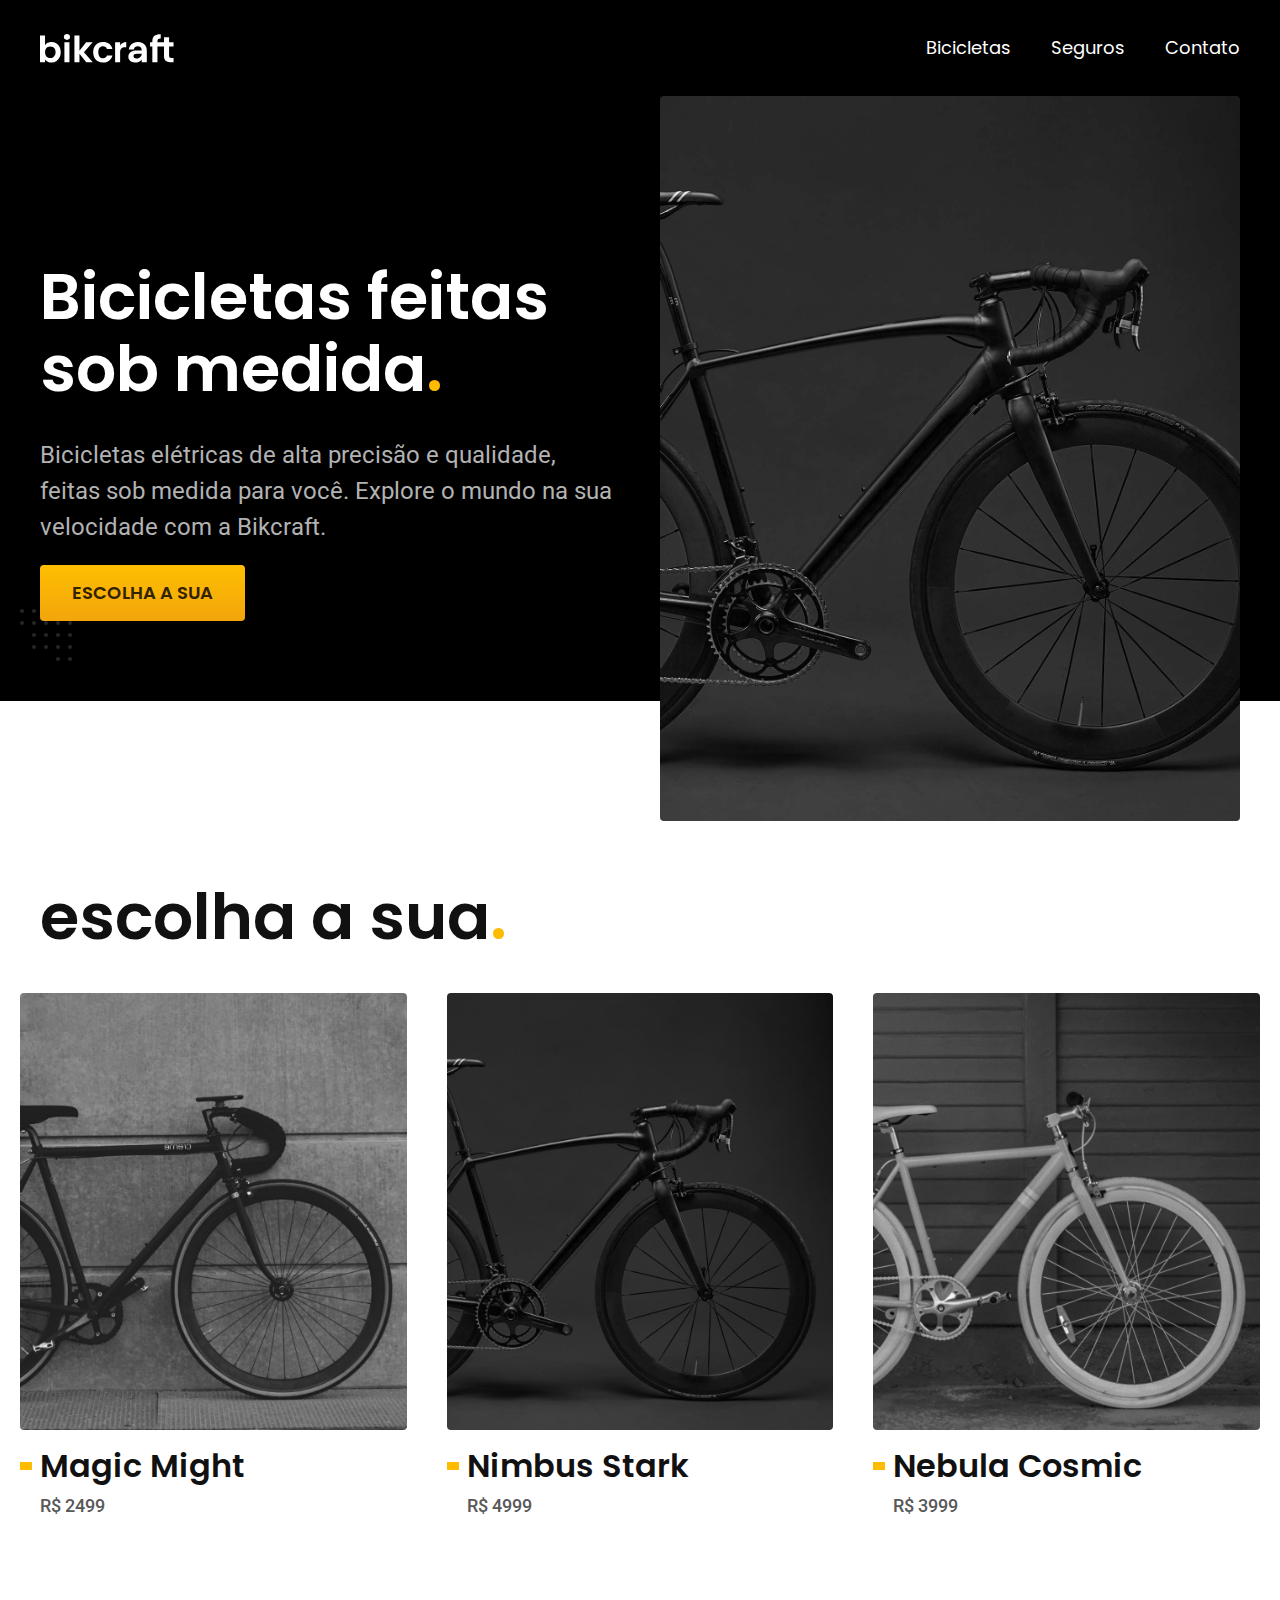
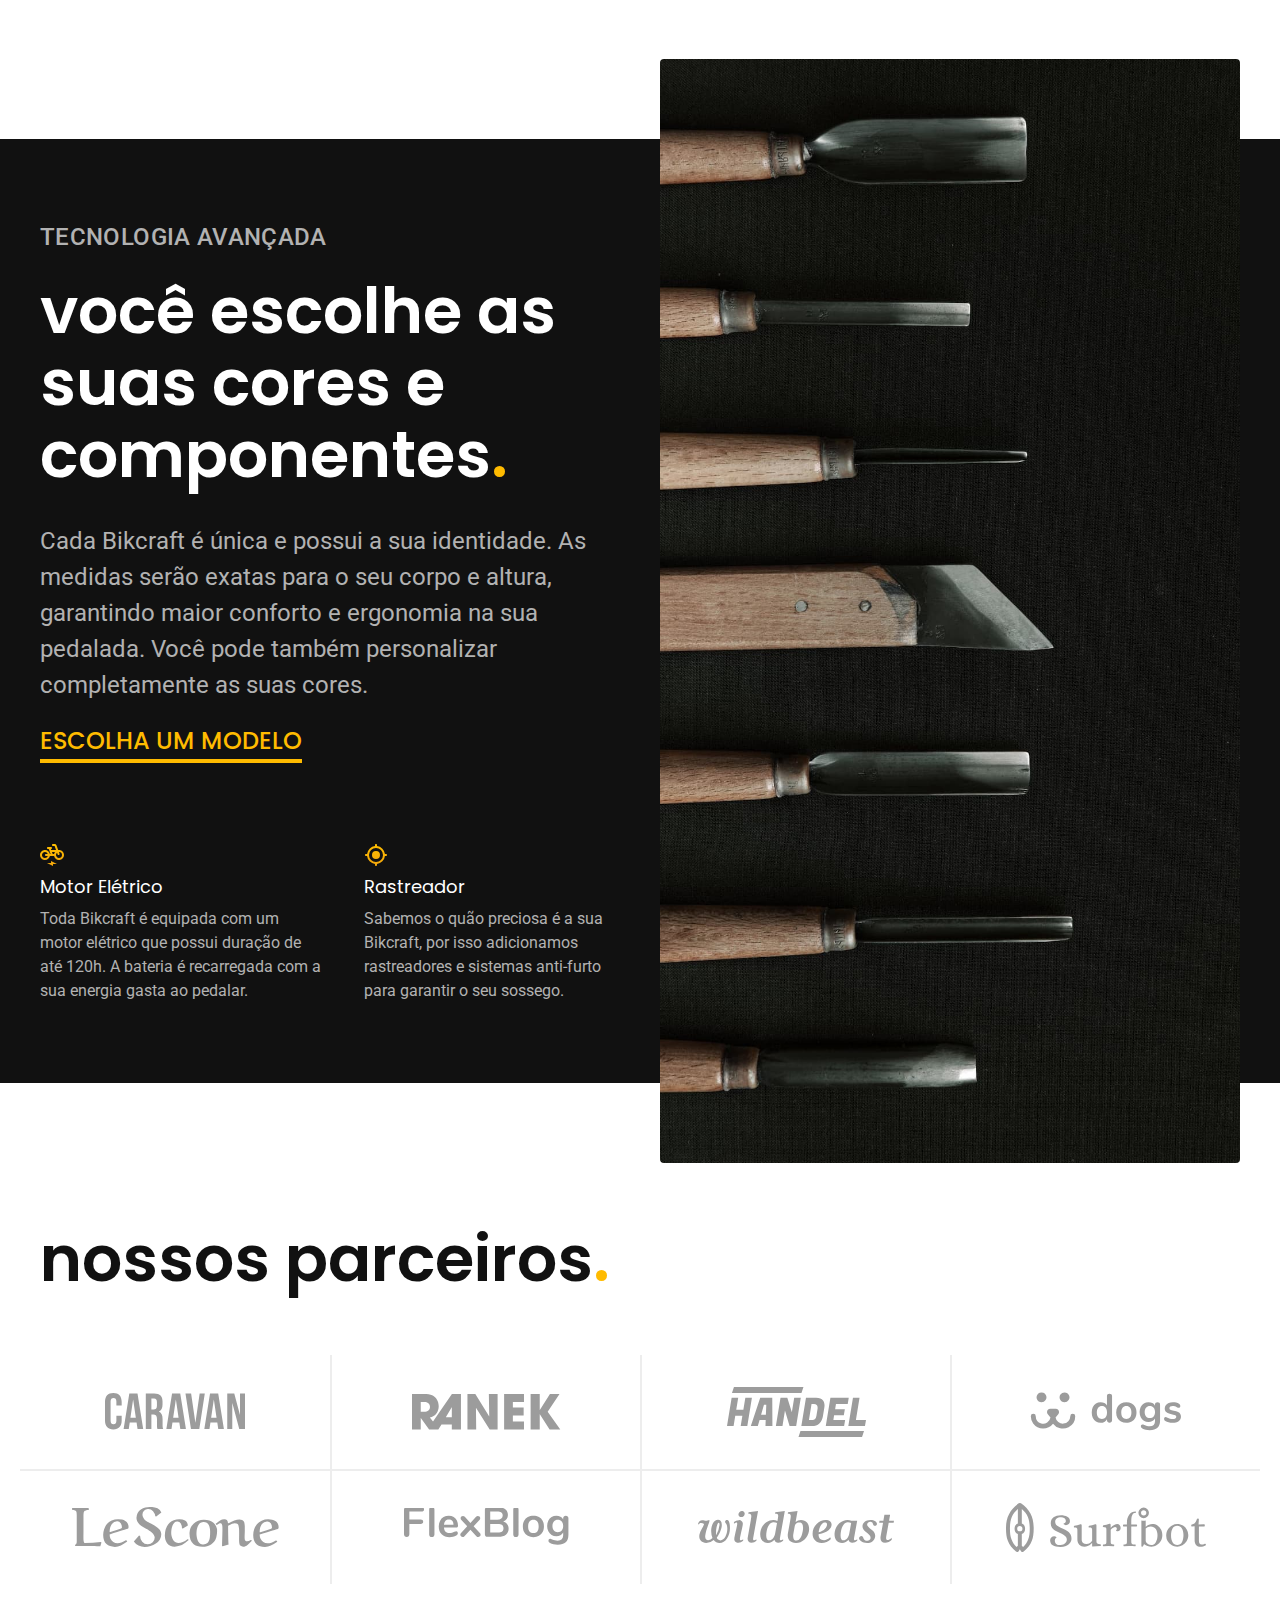
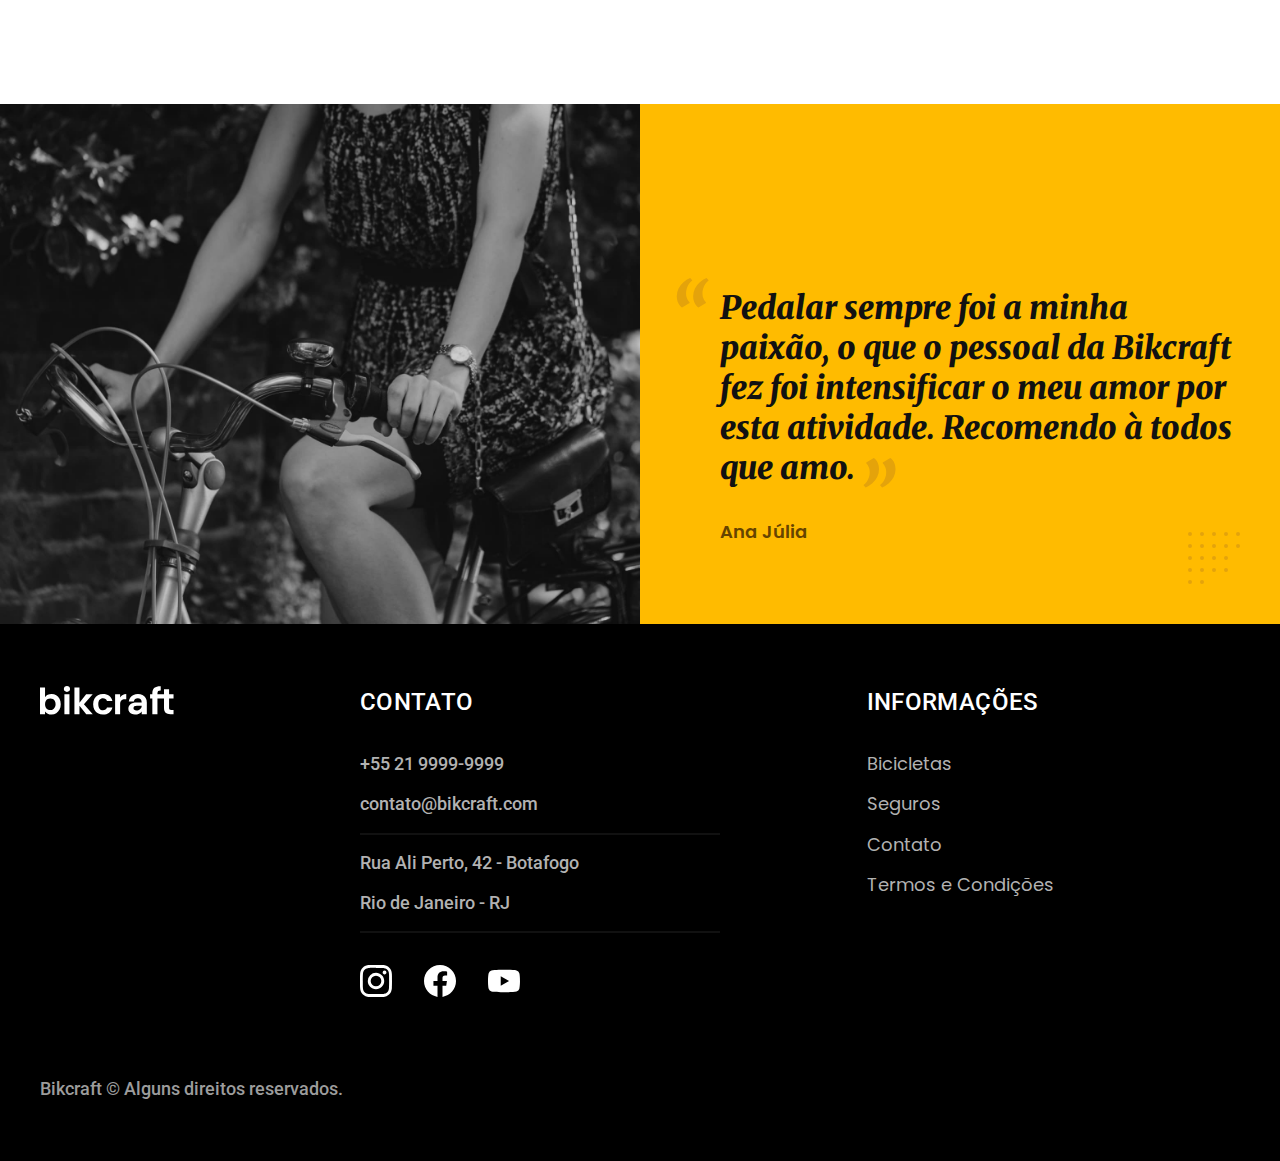
<file: index.html>
<!DOCTYPE html>
<html lang="pt-br">

<head>
  <meta charset="UTF-8">
  <meta name="viewport" content="width=device-width, initial-scale=1.0">

  <title>Bikcraft - Bicicletas Elétricas</title>
  <meta name="description" content="Bicicletas elétricas de alta precisão e qualidade,  feitas sob medida para o cliente. Explore o mundo na sua velocidade com a Bikcraft.">

  <link rel="icon" href="./favicon.svg" type="image/svg+xml">
  <link rel="preload" href="./css/style.min.css" as="style">
  <link rel="stylesheet" href="./css/style.min.css">
  <script>document.documentElement.classList.add('js');</script>

  <link rel="preconnect" href="https://fonts.googleapis.com">
  <link rel="preconnect" href="https://fonts.gstatic.com" crossorigin>
  <link href="https://fonts.googleapis.com/css2?family=Merriweather:ital,wght@1,900&family=Poppins:wght@400;600&family=Roboto:wght@400;500&display=swap" rel="stylesheet">

</head>

<body>
  <header class="header-bg">
    <div class="header container">
      <a href="./">
        <img src="./img/bikcraft.svg" width="136" height="32" alt="Bikcraft">
      </a>
      <nav aria-label="primaria">
        <ul class="header-menu font-1-m cor-0">
          <li><a href="./bicicletas.html">Bicicletas</a></li>
          <li><a href="./seguros.html">Seguros</a></li>
          <li><a href="./contato.html">Contato</a></li>
        </ul>
      </nav>
    </div>
  </header>

  <main class="introducao-bg">
    <div class="introducao container">
      <div class="introducao-conteudo">
        <h1 class="font-1-xxl cor-0 fadeInDown" data-anime="200">Bicicletas feitas sob medida<span class="cor-p1">.</span></h1>
        <p class="font-2-l cor-5 fadeInDown" data-anime="400">Bicicletas elétricas de alta precisão e qualidade, feitas sob medida para você. Explore o mundo na sua velocidade com a Bikcraft.</p>
        <a class="botao fadeInDown" data-anime="600" href="./bicicletas.html">Escolha a sua</a>
      </div>
      <picture data-anime="800" class="fadeInDown">
        <source media="(max-width: 800px)" srcset="./img/bicicletas/nimbus.jpg">
        <img src="./img/fotos/introducao.jpg" width="1280" height="1600" alt="Bicicleta elétrica preta.">
      </picture>
    </div>
  </main>

  <article class="bicicletas-lista">
    <h2 class="container font-1-xxl">escolha a sua<span class="cor-p1">.</span></h2>

    <ul>
      <li>
        <a href="./bicicletas/magic.html">
          <img src="/img/bicicletas/magic-home.jpg" width="920" height="1040" alt="Bicicleta preta">
          <h3 class="font-1-xl">Magic Might</h3>
          <span class="font-2-m cor-8">R$ 2499</span>
        </a>
      </li>
      <li>
        <a href="./bicicletas/nimbus.html">
          <img src="/img/bicicletas/nimbus-home.jpg" width="920" height="1040" alt="Bicicleta preta">
          <h3 class="font-1-xl">Nimbus Stark</h3>
          <span class="font-2-m cor-8">R$ 4999</span>
        </a>
      </li>
      <li>
        <a href="./bicicletas/nebula.html">
          <img src="/img/bicicletas/nebula-home.jpg" width="920" height="1040" alt="Bicicleta preta">
          <h3 class="font-1-xl">Nebula Cosmic</h3>
          <span class="font-2-m cor-8">R$ 3999</span>
        </a>
      </li>
    </ul>
  </article>

  <article class="tecnologia-bg">
    <div class="tecnologia container">
      <div class="tecnologia-conteudo">
        <span class="font-2-l-b cor-5">Tecnologia Avançada</span>
        <h2 class="font-1-xxl cor-0">você escolhe as suas cores e componentes<span class="cor-p1">.</span></h2>
        <p class="font-2-l cor-5">Cada Bikcraft é única e possui a sua identidade. As medidas serão exatas para o seu corpo e altura, garantindo maior conforto e ergonomia na sua pedalada. Você pode também personalizar completamente as suas cores.</p>
        <a class="link" href="./bicicletas.html">Escolha um modelo</a>
        <div class="tecnologia-vantagens">
          <div>
            <img src="./img/icones/eletrica.svg" width="24" height="24" alt="">
            <h3 class="font-1-m cor-0">Motor Elétrico</h3>
            <p class="font-2-s cor-5">Toda Bikcraft é equipada com um motor elétrico que possui duração de até 120h. A bateria é recarregada com a sua energia gasta ao pedalar.</p>
          </div>
          <div>
            <img src="./img/icones/rastreador.svg" width="24" height="24" alt="">
            <h3 class="font-1-m cor-0">Rastreador</h3>
            <p class="font-2-s cor-5">Sabemos o quão preciosa é a sua Bikcraft, por isso adicionamos rastreadores e sistemas anti-furto para garantir o seu sossego.</p>
          </div>
        </div>
      </div>
      <div class="tecnologia-imagem">
        <img src="./img/fotos/tecnologia.jpg" width="1200" height="1920" alt="">
      </div>
    </div>
  </article>

  <section class="parceiros" aria-label="Nossos Parceiros">
    <h2 class="container font-1-xxl">nossos parceiros<span class="cor-p1">.</span></h2>

    <ul>
      <li><img src="img/parceiros/caravan.svg" width="140" height="38" alt="caravan"></li>
      <li><img src="img/parceiros/ranek.svg" width="149" height="26" alt="ranek"></li>
      <li><img src="img/parceiros/handel.svg" width="139" height="50" alt="handel"></li>
      <li><img src="img/parceiros/dogs.svg" width="152" height="39" alt="dogs"></li>
      <li><img src="img/parceiros/lescone.svg" width="208" height="41" alt="lescone"></li>
      <li><img src="img/parceiros/flexblog.svg" width="165" height="38" alt="flexblog"></li>
      <li><img src="img/parceiros/wildbeast.svg" width="196" height="34" alt="wildbeast"></li>
      <li><img src="img/parceiros/surfbot.svg" width="200" height="49" alt="surfbot"></li>
    </ul>
    </span>
    </h2>
  </section>

  <section class="depoimento" aria-label="Depoimento">
    <div>
      <img src="../img/fotos/depoimento.jpg" width="1560" height="1360" alt="Pessoa pedalando uma bicicleta Bikcraft">
    </div>
    <div class="depoimento-conteudo">
      <blockquote class="font-1-xl" cor-p5>
        <p>Pedalar sempre foi a minha paixão, o que o pessoal da Bikcraft fez foi intensificar o meu amor por esta atividade. Recomendo à todos que amo.</p>
      </blockquote>
      <span class="font-1-m-b cor-p4">Ana Júlia</span>
    </div>
  </section>

  <footer class="footer-bg">
    <div class="footer container">
      <img src="./img/bikcraft.svg" width="136" height="32" alt="Bikcraft">
      <div class="footer-contato">
        <h3 class="font-2-l-b cor-0">Contato</h3>
        <ul class="font-2-m cor-5">
          <li><a href="tel:+552199999999">+55 21 9999-9999</a></li>
          <li><a href="mailto:contato@bikcraft.com">contato@bikcraft.com</a></li>
          <li>Rua Ali Perto, 42 - Botafogo</li>
          <li>Rio de Janeiro - RJ</li>
        </ul>
        <div class="footer-redes">
          <a href="./">
            <img src="./img/redes/instagram.svg" width="32" height="32" alt="Instagram">
          </a>
          <a href="./">
            <img src="./img/redes/facebook.svg" width="32" height="32" alt="Facebook">
          </a>
          <a href="./">
            <img src="./img/redes/youtube.svg" width="32" height="32" alt="Youtube">
          </a>
        </div>
      </div>
      <div class="footer-informacoes">
        <h3 class="font-2-l-b cor-0">Informações</h3>
        <nav>
          <ul class="font-1-m cor-5">
            <li><a href="./bicicletas.html">Bicicletas</a></li>
            <li><a href="./seguros.html">Seguros</a></li>
            <li><a href="./contato.html">Contato</a></li>
            <li><a href="./termos.html">Termos e Condições</a></li>
          </ul>
        </nav>
      </div>
      <p class="footer-copy font-2-m cor-6">Bikcraft © Alguns direitos reservados.</p>
    </div>
  </footer>
  <script src="./js/plugins/simple-anime.js"></script>
  <script src="./js/script.js"></script>
</body>

</html>
</file>
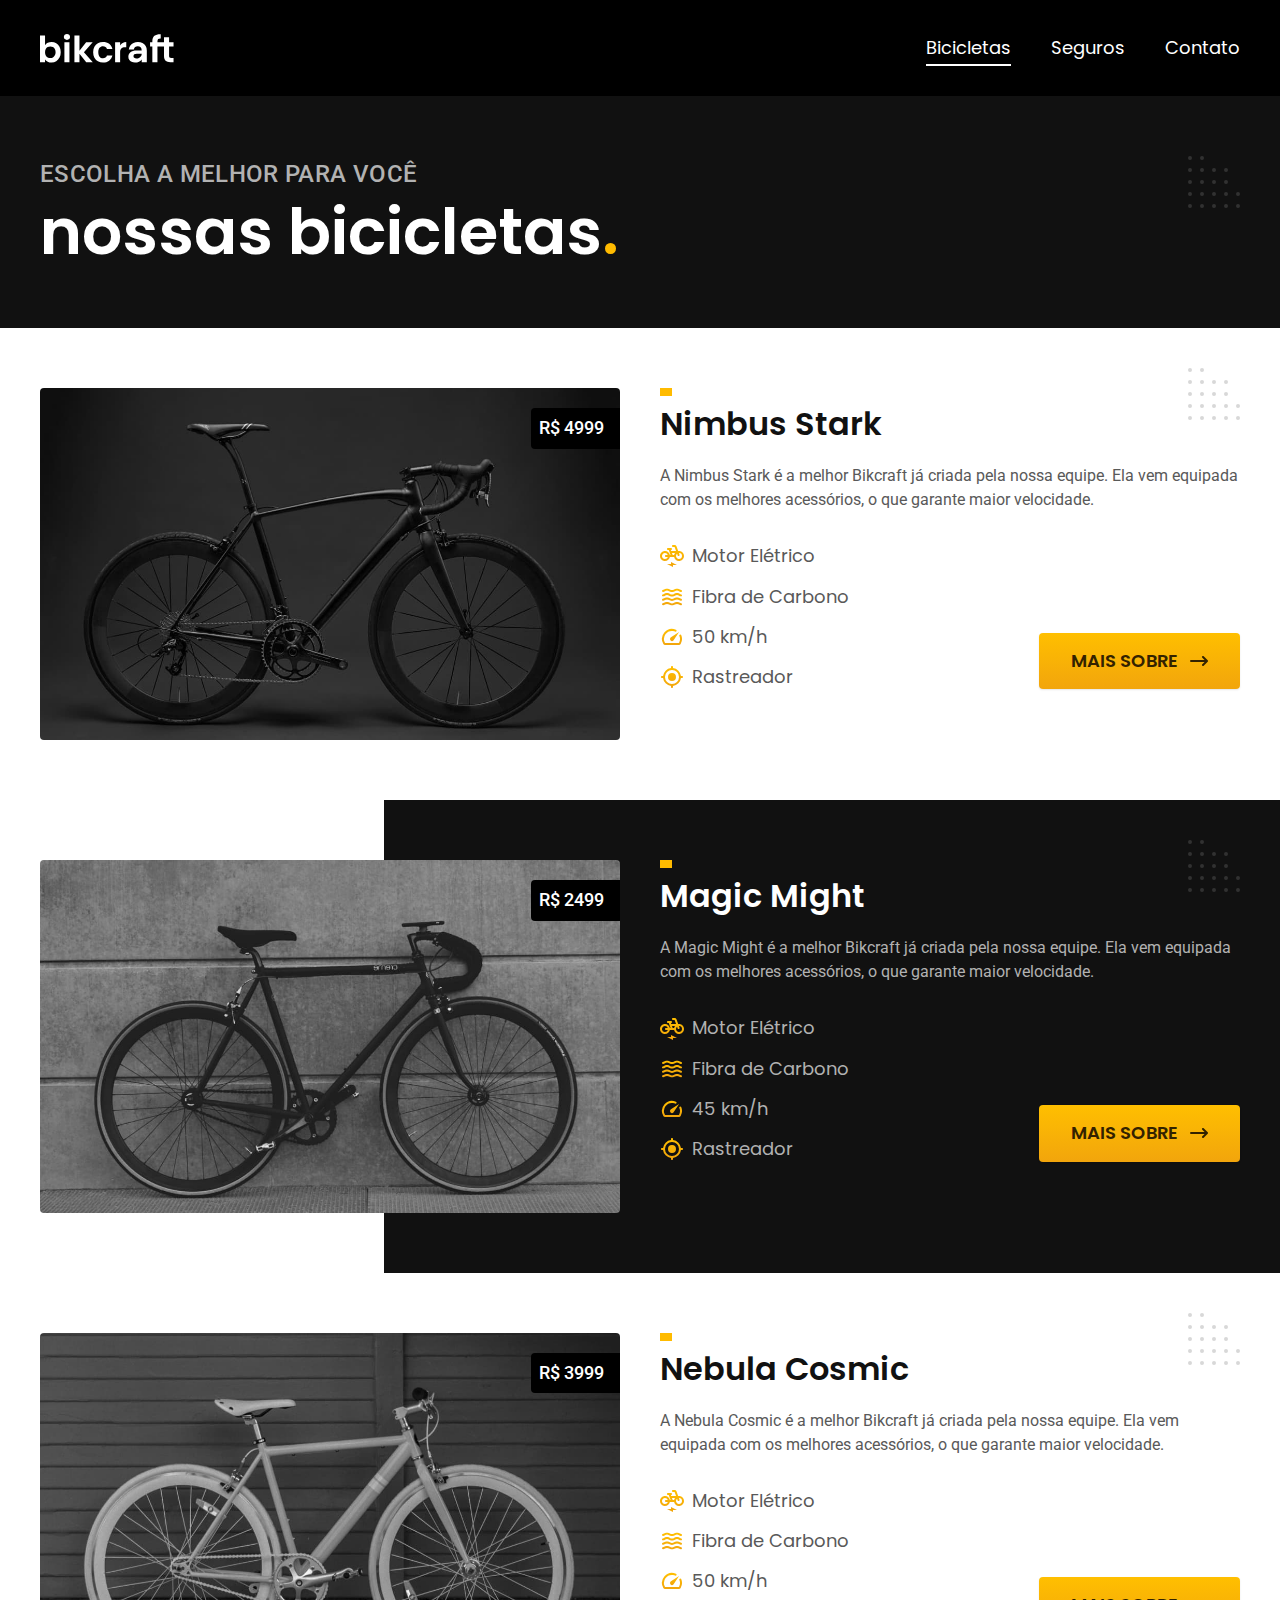
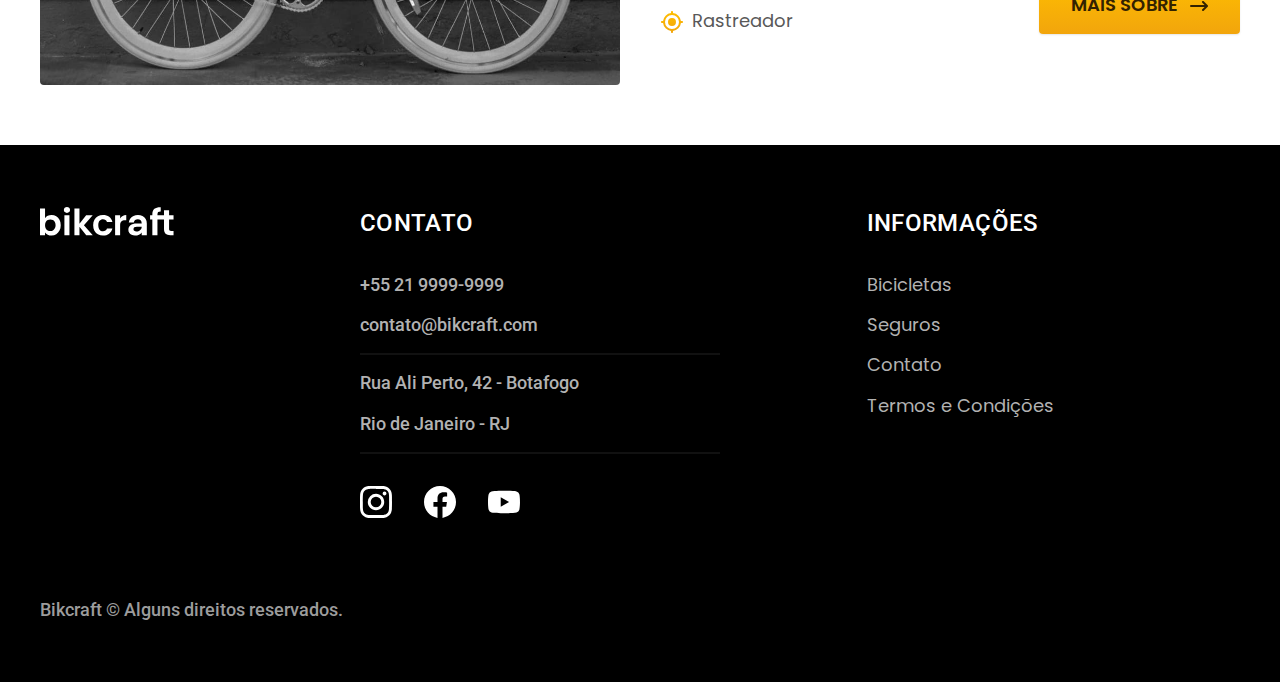
<file: bicicletas.html>
<!DOCTYPE html>
<html lang="pt-br">

<head>
  <meta charset="UTF-8">
  <meta name="viewport" content="width=device-width, initial-scale=1.0">

  <title>Bicicletas | Bikcraft</title>
  <meta name="description" content="Bicicletas.">

  <link rel="icon" href="./favicon.svg" type="image/svg+xml">
  <link rel="preload" href="./css/style.min.css" as="style">
  <link rel="stylesheet" href="./css/style.min.css">
  <script>document.documentElement.classList.add('js');</script>

  <link rel="preconnect" href="https://fonts.googleapis.com">
  <link rel="preconnect" href="https://fonts.gstatic.com" crossorigin>
  <link href="https://fonts.googleapis.com/css2?family=Merriweather:ital,wght@1,900&family=Poppins:wght@400;600&family=Roboto:wght@400;500&display=swap" rel="stylesheet">

</head>

<body id="bicicletas">
  <header class="header-bg">
    <div class="header container">
      <a href="./">
        <img src="./img/bikcraft.svg" alt="Bikcraft">
      </a>

      <nav aria-label="primaria">
        <ul class="header-menu font-1-m cor-0">
          <li><a href="./bicicletas.html">Bicicletas</a></li>
          <li><a href="./seguros.html">Seguros</a></li>
          <li><a href="./contato.html">Contato</a></li>
        </ul>
      </nav>
    </div>
  </header>

  <main>
    <div class="titulo-bg">
      <div class="titulo container">
        <p class="font-2-l-b cor-5">Escolha a melhor para você</p>
        <h1 class="font-1-xxl cor-0">nossas bicicletas<span class="cor-p1">.</span></h1>
      </div>
    </div>

    <div class="bicicletas container">
      <div class="bicicletas-imagem">
        <img src="./img/bicicletas/nimbus.jpg" width="1120" height="680" alt="Bicicleta preta">
        <span class="font-2-m cor-0">R$ 4999</span>
      </div>
      <div class="bicicletas-conteudo">
        <h2 class="font-1-xl">Nimbus Stark</h2>
        <p class="font-2-s cor-8">A Nimbus Stark é a melhor Bikcraft já criada pela nossa equipe. Ela vem equipada com os melhores acessórios, o que garante maior velocidade.</p>
        <ul class="font-1-m cor-8">
          <li>
            <img src="./img/icones/eletrica.svg" width="32" height="32" alt="">
            Motor Elétrico
          </li>
          <li>
            <img src="./img/icones/carbono.svg" width="32" height="32" alt="">
            Fibra de Carbono
          </li>
          <li>
            <img src="./img/icones/velocidade.svg" width="32" height="32" alt="">
            50 km/h
          </li>
          <li>
            <img src="./img/icones/rastreador.svg" width="32" height="32" alt="">
            Rastreador
          </li>
        </ul>
        <a class="botao seta" href="./bicicletas/nimbus.html">Mais Sobre</a>
      </div>
    </div>

    <div class="bicicletas-bg">
      <div class="bicicletas container">
        <div class="bicicletas-imagem">
          <img src="./img/bicicletas/magic.jpg" width="1120" height="680" alt="Bicicleta preta">
          <span class="font-2-m cor-0">R$ 2499</span>
        </div>
        <div class="bicicletas-conteudo">
          <h2 class="font-1-xl cor-0">Magic Might</h2>
          <p class="font-2-s cor-5">A Magic Might é a melhor Bikcraft já criada pela nossa equipe. Ela vem equipada com os melhores acessórios, o que garante maior velocidade.</p>
          <ul class="font-1-m cor-5">
            <li>
              <img src="./img/icones/eletrica.svg" width="32" height="32" alt="">
              Motor Elétrico
            </li>
            <li>
              <img src="./img/icones/carbono.svg" width="32" height="32" alt="">
              Fibra de Carbono
            </li>
            <li>
              <img src="./img/icones/velocidade.svg" width="32" height="32" alt="">
              45 km/h
            </li>
            <li>
              <img src="./img/icones/rastreador.svg" width="32" height="32" alt="">
              Rastreador
            </li>
          </ul>
          <a class="botao seta" href="./bicicletas/magic.html">Mais Sobre</a>
        </div>
      </div>
    </div>

    <div class="bicicletas container">
      <div class="bicicletas-imagem">
        <img src="./img/bicicletas/nebula.jpg" width="1120" height="680" alt="Bicicleta preta">
        <span class="font-2-m cor-0">R$ 3999</span>
      </div>
      <div class="bicicletas-conteudo">
        <h2 class="font-1-xl">Nebula Cosmic</h2>
        <p class="font-2-s cor-8">A Nebula Cosmic é a melhor Bikcraft já criada pela nossa equipe. Ela vem equipada com os melhores acessórios, o que garante maior velocidade.</p>
        <ul class="font-1-m cor-8">
          <li>
            <img src="./img/icones/eletrica.svg" width="32" height="32" alt="">
            Motor Elétrico
          </li>
          <li>
            <img src="./img/icones/carbono.svg" width="32" height="32" alt="">
            Fibra de Carbono
          </li>
          <li>
            <img src="./img/icones/velocidade.svg" width="32" height="32" alt="">
            50 km/h
          </li>
          <li>
            <img src="./img/icones/rastreador.svg" width="32" height="32" alt="">
            Rastreador
          </li>
        </ul>
        <a class="botao seta" href="./bicicletas/nebula.html">Mais Sobre</a>
      </div>
    </div>

  </main>

  <footer class="footer-bg">
    <div class="footer container">
      <img src="./img/bikcraft.svg" width="136" height="32" alt="Bikcraft">
      <div class="footer-contato">
        <h3 class="font-2-l-b cor-0">Contato</h3>
        <ul class="font-2-m cor-5">
          <li><a href="tel:+552199999999">+55 21 9999-9999</a></li>
          <li><a href="mailto:contato@bikcraft.com">contato@bikcraft.com</a></li>
          <li>Rua Ali Perto, 42 - Botafogo</li>
          <li>Rio de Janeiro - RJ</li>
        </ul>
        <div class="footer-redes">
          <a href="./">
            <img src="./img/redes/instagram.svg" width="32" height="32" alt="Instagram">
          </a>
          <a href="./">
            <img src="./img/redes/facebook.svg" width="32" height="32" alt="Facebook">
          </a>
          <a href="./">
            <img src="./img/redes/youtube.svg" width="32" height="32" alt="Youtube">
          </a>
        </div>
      </div>
      <div class="footer-informacoes">
        <h3 class="font-2-l-b cor-0">Informações</h3>
        <nav>
          <ul class="font-1-m cor-5">
            <li><a href="./bicicletas.html">Bicicletas</a></li>
            <li><a href="./seguros.html">Seguros</a></li>
            <li><a href="./contato.html">Contato</a></li>
            <li><a href="./termos.html">Termos e Condições</a></li>
          </ul>
        </nav>
      </div>
      <p class="footer-copy font-2-m cor-6">Bikcraft © Alguns direitos reservados.</p>
    </div>
  </footer>
  <script src="./js/script.js"></script>
</body>

</html>
</file>
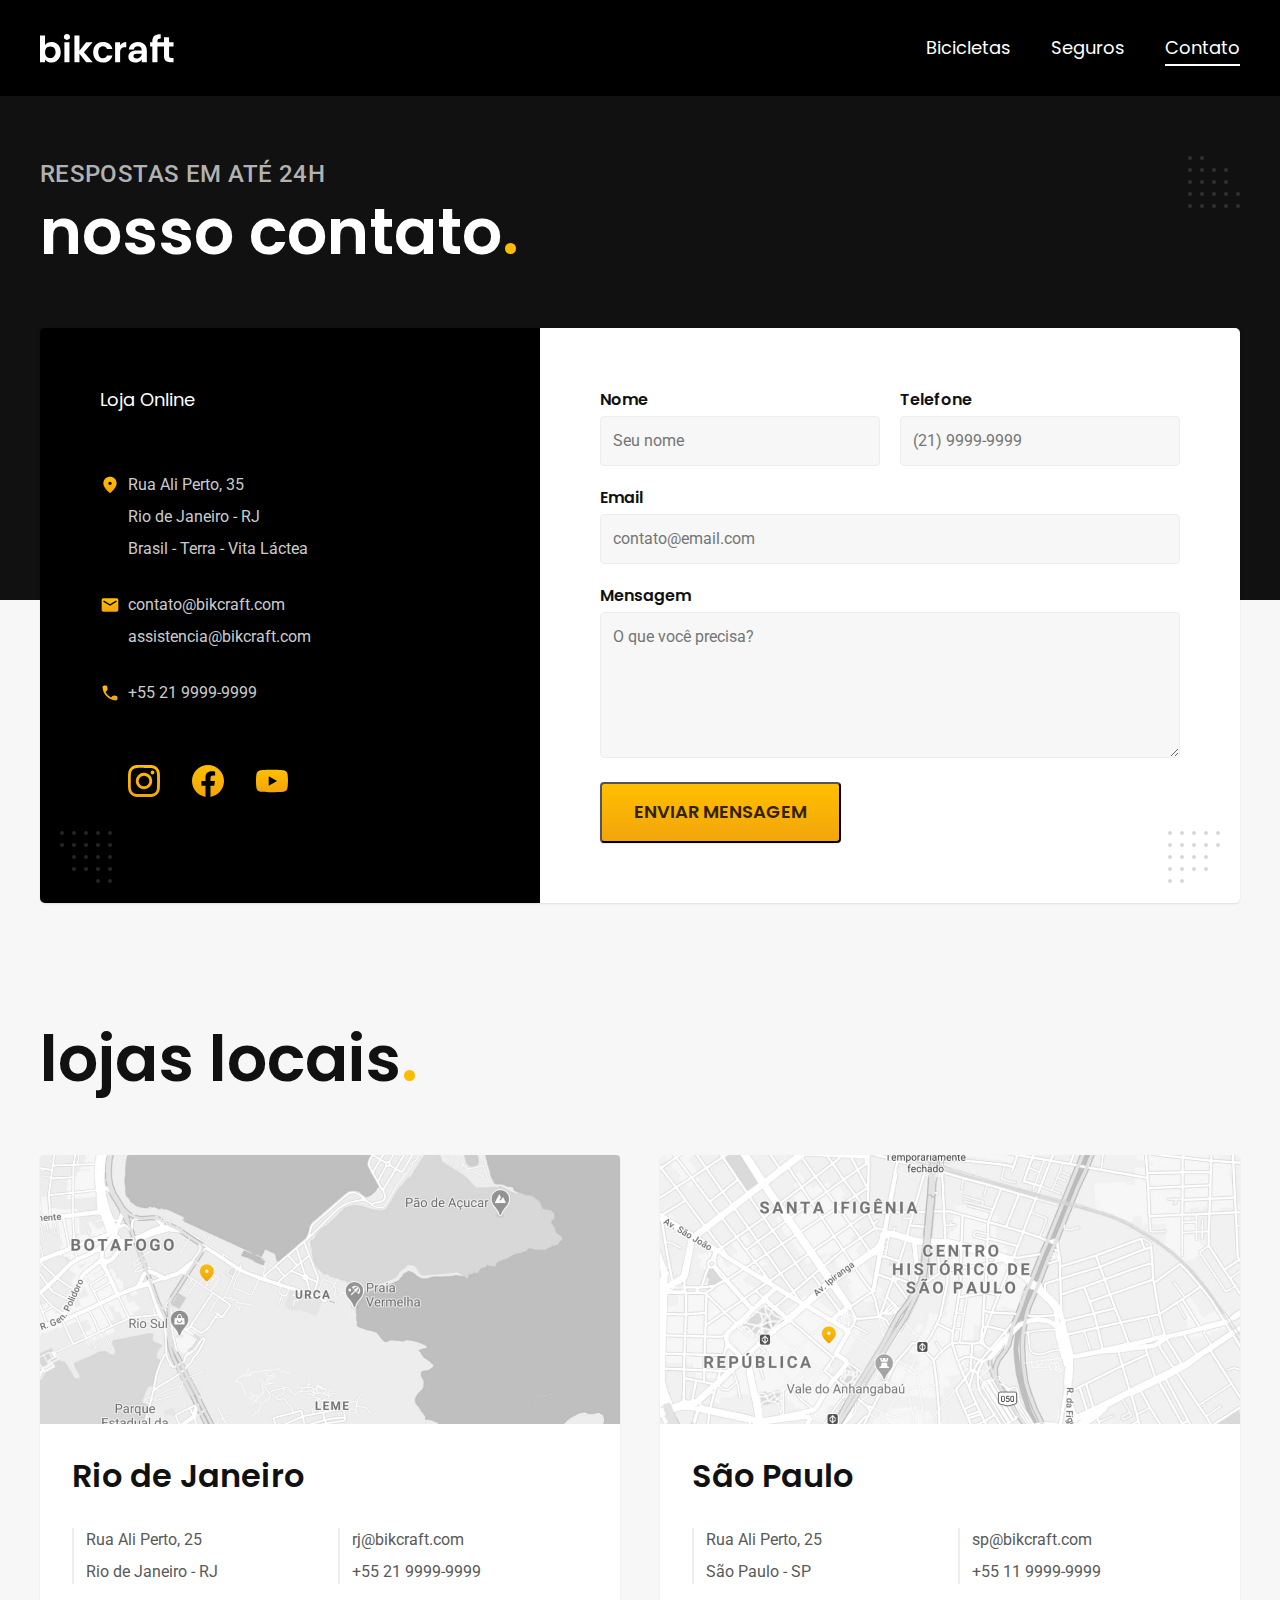
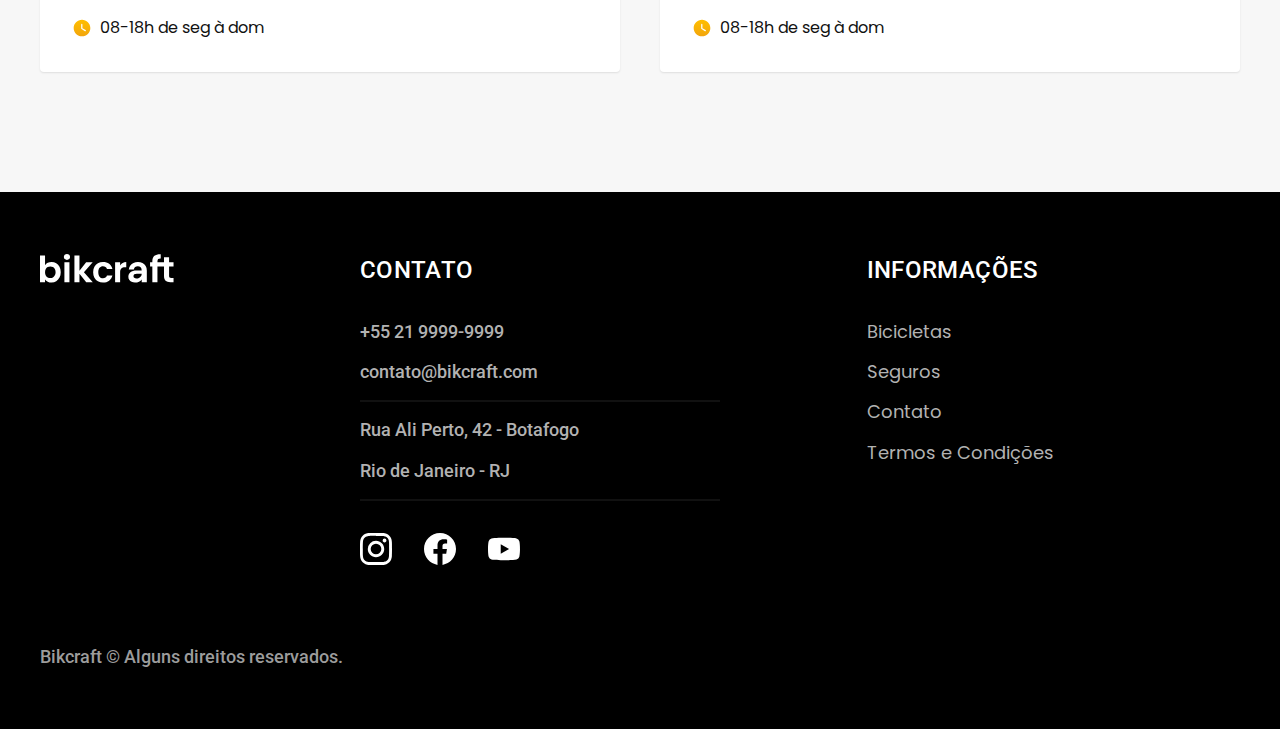
<file: contato.html>
<!DOCTYPE html>
<html lang="pt-br">

<head>
  <meta charset="UTF-8">
  <meta name="viewport" content="width=device-width, initial-scale=1.0">

  <title>Contato | Bikcraft</title>
  <meta name="description" content="Contato.">

  <link rel="icon" href="./favicon.svg" type="image/svg+xml">
  <link rel="preload" href="./css/style.min.css" as="style">
  <link rel="stylesheet" href="./css/style.min.css">
  <script>document.documentElement.classList.add('js');</script>

  <link rel="preconnect" href="https://fonts.googleapis.com">
  <link rel="preconnect" href="https://fonts.gstatic.com" crossorigin>
  <link href="https://fonts.googleapis.com/css2?family=Merriweather:ital,wght@1,900&family=Poppins:wght@400;600&family=Roboto:wght@400;500&display=swap" rel="stylesheet">

</head>

<body id="contato">
  <header class="header-bg">
    <div class="header container">
      <a href="./">
        <img src="./img/bikcraft.svg" width="136" height="32" alt="Bikcraft">
      </a>

      <nav aria-label="primaria">
        <ul class="header-menu font-1-m cor-0">
          <li><a href="./bicicletas.html">Bicicletas</a></li>
          <li><a href="./seguros.html">Seguros</a></li>
          <li><a href="./contato.html">Contato</a></li>
        </ul>
      </nav>
    </div>
  </header>

  <main>
    <div class="titulo-bg">
      <div class="titulo container">
        <p class="font-2-l-b cor-5">Respostas em até 24h</p>
        <h1 class="font-1-xxl cor-0">nosso contato<span class="cor-p1">.</span></h1>
      </div>
    </div>

    <div class="contato container">
      <section class="contato-dados" aria-label="Endereço">
        <h2 class="font-1-m cor-0">Loja Online</h2>
        <div class="contato-endereco font-2-s cor-4">
          <p>Rua Ali Perto, 35</p>
          <p>Rio de Janeiro - RJ</p>
          <p>Brasil - Terra - Vita Láctea</p>
        </div>
        <address class="contato-meios font-2-s cor-4">
          <a href="mailto:contato@bikcraft.com">contato@bikcraft.com</a>
          <a href="mailto:assistencia@bikcraft.com">assistencia@bikcraft.com</a>
          <a href="tel:+552199999999">+55 21 9999-9999</a>
        </address>
        <div class="contato-redes">
          <a href="./">
            <img src="./img/redes/instagram-p.svg" width="32" height="32" alt="Instagram">
          </a>
          <a href="./">
            <img src="./img/redes/facebook-p.svg" width="32" height="32" alt="Facebook">
          </a>
          <a href="./">
            <img src="./img/redes/youtube-p.svg" width="32" height="32" alt="Youtube">
          </a>
        </div>
      </section>
      <section class="contato-formulario" aria-label="Formulário">
        <form class="form" action="./contato.html">
          <div>
            <label for="nome">Nome</label>
            <input type="text" id="nome" name="nome" placeholder="Seu nome">
          </div>
          <div>
            <label for="telefone">Telefone</label>
            <input type="text" id="telefone" name="telefone" placeholder="(21) 9999-9999">
          </div>
          <div class="col-2">
            <label for="email">Email</label>
            <input type="email" id="email" name="email" placeholder="contato@email.com">
          </div>
          <div class="col-2">
            <label for="mensagem">Mensagem</label>
            <textarea rows="5" id="mensagem" name="mensagem" placeholder="O que você precisa?"></textarea>
          </div>
          <button class="botao col-2">Enviar Mensagem</button>
        </form>
      </section>
    </div>
  </main>

  <article class="lojas container">
    <h2 class="font-1-xxl">lojas locais<span class="cor-p1">.</span></h2>
    <div class="lojas-item">
      <img src="./img/lojas/rj.jpg" width="1120" height="520" alt="mapa marcando o endereço em Rua Ali Perto, 25 - Rio de Janeiro - RJ">
      <div class="lojas-conteudo">
        <h3 class="font-1-xl">Rio de Janeiro</h3>
        <div class="lojas-dados font-2-s cor-8">
          <p>Rua Ali Perto, 25</p>
          <p>Rio de Janeiro - RJ</p>
        </div>
        <div class="lojas-dados font-2-s cor-8">
          <a href="mailto:rj@bikcraft.com">rj@bikcraft.com</a>
          <a href="tel:+552199999999">+55 21 9999-9999</a>
        </div>
        <p class="lojas-tempo font-1-s"><img src="./img/icones/horario.svg" width="20" height="20" alt="">08-18h de seg à dom</p>
      </div>
    </div>

    <div class="lojas-item">
      <img src="./img/lojas/sp.jpg" width="1120" height="520" alt="mapa marcando o endereço em Rua Ali Perto, 25 - São Paulo - SP">
      <div class="lojas-conteudo">
        <h3 class="font-1-xl">São Paulo</h3>
        <div class="lojas-dados font-2-s cor-8">
          <p>Rua Ali Perto, 25</p>
          <p>São Paulo - SP</p>
        </div>
        <div class="lojas-dados font-2-s cor-8">
          <a href="mailto:sp@bikcraft.com">sp@bikcraft.com</a>
          <a href="tel:+551199999999">+55 11 9999-9999</a>
        </div>
        <p class="lojas-tempo font-1-s"><img src="./img/icones/horario.svg" width="20" height="20" alt="">08-18h de seg à dom</p>
      </div>
    </div>
  </article>

  <footer class="footer-bg">
    <div class="footer container">
      <img src="./img/bikcraft.svg" width="136" height="32" alt="Bikcraft">
      <div class="footer-contato">
        <h3 class="font-2-l-b cor-0">Contato</h3>
        <ul class="font-2-m cor-5">
          <li><a href="tel:+552199999999">+55 21 9999-9999</a></li>
          <li><a href="mailto:contato@bikcraft.com">contato@bikcraft.com</a></li>
          <li>Rua Ali Perto, 42 - Botafogo</li>
          <li>Rio de Janeiro - RJ</li>
        </ul>
        <div class="footer-redes">
          <a href="./">
            <img src="./img/redes/instagram.svg" width="32" height="32" alt="Instagram">
          </a>
          <a href="./">
            <img src="./img/redes/facebook.svg" width="32" height="32" alt="Facebook">
          </a>
          <a href="./">
            <img src="./img/redes/youtube.svg" width="32" height="32" alt="Youtube">
          </a>
        </div>
      </div>
      <div class="footer-informacoes">
        <h3 class="font-2-l-b cor-0">Informações</h3>
        <nav>
          <ul class="font-1-m cor-5">
            <li><a href="./bicicletas.html">Bicicletas</a></li>
            <li><a href="./seguros.html">Seguros</a></li>
            <li><a href="./contato.html">Contato</a></li>
            <li><a href="./termos.html">Termos e Condições</a></li>
          </ul>
        </nav>
      </div>
      <p class="footer-copy font-2-m cor-6">Bikcraft © Alguns direitos reservados.</p>
    </div>
  </footer>
  <script src="./js/script.js"></script>
</body>

</html>
</file>
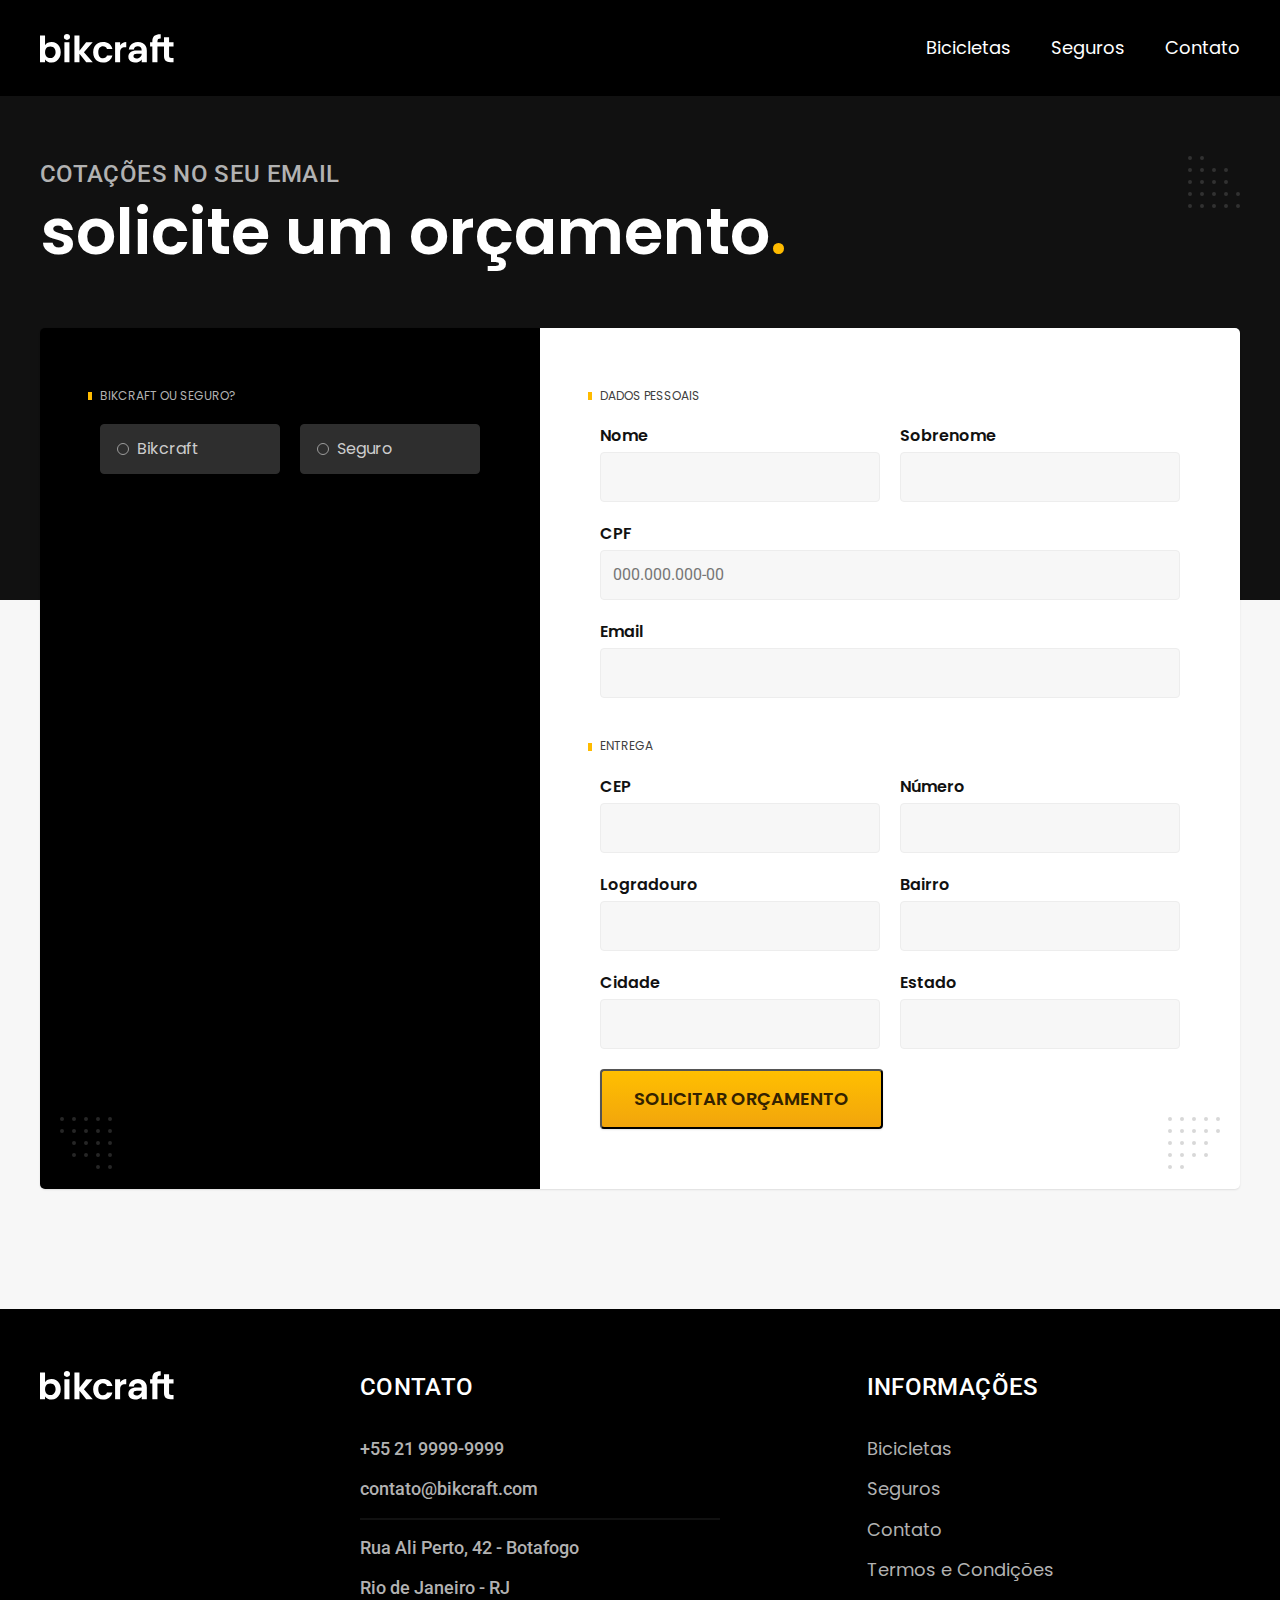
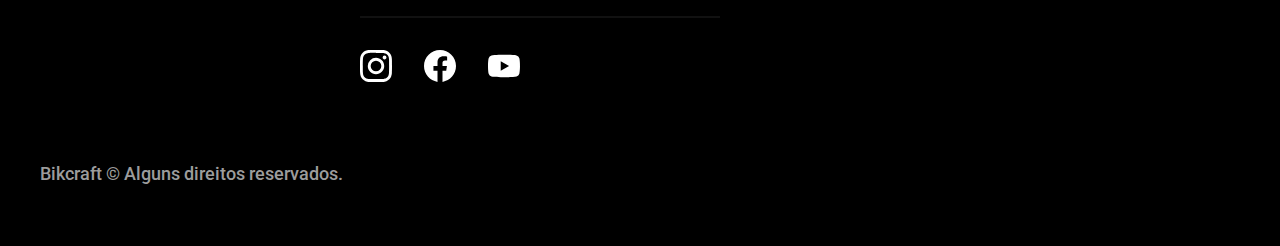
<file: orcamento.html>
<!DOCTYPE html>
<html lang="pt-br">

<head>
  <meta charset="UTF-8">
  <meta name="viewport" content="width=device-width, initial-scale=1.0">

  <title>Orçamento | Bikcraft</title>
  <meta name="description" content="Orçamento.">

  <link rel="icon" href="./favicon.svg" type="image/svg+xml">
  <link rel="preload" href="./css/style.min.css" as="style">
  <link rel="stylesheet" href="./css/style.min.css">
  <script>document.documentElement.classList.add('js');</script>

  <link rel="preconnect" href="https://fonts.googleapis.com">
  <link rel="preconnect" href="https://fonts.gstatic.com" crossorigin>
  <link href="https://fonts.googleapis.com/css2?family=Merriweather:ital,wght@1,900&family=Poppins:wght@400;600&family=Roboto:wght@400;500&display=swap" rel="stylesheet">

</head>

<body id="orcamento">
  <header class="header-bg">
    <div class="header container">
      <a href="./">
        <img src="./img/bikcraft.svg" width="136" height="32" alt="Bikcraft">
      </a>

      <nav aria-label="primaria">
        <ul class="header-menu font-1-m cor-0">
          <li><a href="./bicicletas.html">Bicicletas</a></li>
          <li><a href="./seguros.html">Seguros</a></li>
          <li><a href="./contato.html">Contato</a></li>
        </ul>
      </nav>
    </div>
  </header>

  <main>
    <div class="titulo-bg">
      <div class="titulo container">
        <p class="font-2-l-b cor-5">Cotações no seu email</p>
        <h1 class="font-1-xxl cor-0">solicite um orçamento<span class="cor-p1">.</span></h1>
      </div>
    </div>

    <form class="orcamento container" action="./orcamento.html">
      <div class="orcamento-produto">
        <h2 class="font-1-xs cor-5">Bikcraft ou Seguro?</h2>

        <input type="radio" name="tipo" value="bikcraft" id="bikcraft">
        <label for="bikcraft">Bikcraft</label>

        <input type="radio" name="tipo" value="seguro" id="seguro">
        <label for="seguro">Seguro</label>

        <div class="orcamento-conteudo" id="orcamento-bikcraft">
          <h2 class="font-1-xs cor-5">Escolha a sua</h2>

          <input type="radio" name="produto" value="nimbus" id="nimbus">
          <label for="nimbus">Nimbus Stark <span>R$ 4999</span></label>
          <div class="orcamento-detalhes">
            <ul class="font-1-xs cor-8">
              <li><img src="./img/icones/eletrica.svg" width="32" height="32" alt=""> Motor Elétrico</li>
              <li><img src="./img/icones/carbono.svg" width="32" height="32" alt=""> Fibra de Carbono</li>
              <li><img src="./img/icones/velocidade.svg" width="32" height="32" alt=""> 50 km/h</li>
              <li><img src="./img/icones/rastreador.svg" width="32" height="32" alt=""> Rastreador</li>
            </ul>
            <img src="./img/bicicletas/nimbus.jpg" width="1120" height="680" alt="Bicicleta preta">
          </div>

          <input type="radio" name="produto" value="magic" id="magic">
          <label for="magic">Magic Might <span>R$ 2499</span></label>
          <div class="orcamento-detalhes">
            <ul class="font-1-xs cor-8">
              <li><img src="./img/icones/eletrica.svg" width="32" height="32" alt=""> Motor Elétrico</li>
              <li><img src="./img/icones/carbono.svg" width="32" height="32" alt=""> Fibra de Carbono</li>
              <li><img src="./img/icones/velocidade.svg" width="32" height="32" alt=""> 45 km/h</li>
              <li><img src="./img/icones/rastreador.svg" width="32" height="32" alt=""> Rastreador</li>
            </ul>
            <img src="./img/bicicletas/magic.jpg" width="1120" height="680" alt="Bicicleta preta">
          </div>

          <input type="radio" name="produto" value="nebula" id="nebula">
          <label for="nebula">Nebula Cosmic <span>R$ 3999</span></label>
          <div class="orcamento-detalhes">
            <ul class="font-1-xs cor-8">
              <li><img src="./img/icones/eletrica.svg" width="32" height="32" alt=""> Motor Elétrico</li>
              <li><img src="./img/icones/carbono.svg" width="32" height="32" alt=""> Fibra de Carbono</li>
              <li><img src="./img/icones/velocidade.svg" width="32" height="32" alt=""> 40 km/h</li>
              <li><img src="./img/icones/rastreador.svg" width="32" height="32" alt=""> Rastreador</li>
            </ul>
            <img src="./img/bicicletas/nebula.jpg" width="1120" height="680" alt="Bicicleta branca">
          </div>

        </div>

        <div class="orcamento-conteudo" id="orcamento-seguro">
          <h2 class="font-1-xs cor-5">Escolha o plano</h2>

          <input type="radio" name="produto" value="prata" id="prata">
          <label for="prata">Prata <span>R$ 199</span></label>

          <input type="radio" name="produto" value="ouro" id="ouro">
          <label for="ouro">Ouro <span>R$ 299</span></label>
        </div>
      </div>
      <div class="orcamento-dados form">
        <h2 class="font-1-xs cor-9 col-2">dados pessoais</h2>
        <div>
          <label for="nome">Nome</label>
          <input type="text" id="nome" name="nome">
        </div>
        <div>
          <label for="sobrenome">Sobrenome</label>
          <input type="text" id="sobrenome" name="sobrenome">
        </div>
        <div class="col-2">
          <label for="cpf">CPF</label>
          <input type="text" id="cpf" name="cpf" placeholder="000.000.000-00">
        </div>
        <div class="col-2">
          <label for="email">Email</label>
          <input type="email" id="email" name="email">
        </div>
        <h2 class="font-1-xs cor-9 col-2">entrega</h2>
        <div>
          <label for="cep">CEP</label>
          <input type="text" id="cep" name="cep">
        </div>
        <div>
          <label for="numero">Número</label>
          <input type="text" id="numero" name="numero">
        </div>
        <div>
          <label for="logradouro">Logradouro</label>
          <input type="text" id="logradouro" name="logradouro">
        </div>
        <div>
          <label for="bairro">Bairro</label>
          <input type="text" id="bairro" name="bairro">
        </div>
        <div>
          <label for="cidade">Cidade</label>
          <input type="text" id="cidade" name="cidade">
        </div>
        <div>
          <label for="estado">Estado</label>
          <input type="text" id="estado" name="estado">
        </div>
        <button class="botao col-2">Solicitar Orçamento</button>
      </div>
    </form>
  </main>

  <footer class="footer-bg">
    <div class="footer container">
      <img src="./img/bikcraft.svg" width="136" height="32" alt="Bikcraft">
      <div class="footer-contato">
        <h3 class="font-2-l-b cor-0">Contato</h3>
        <ul class="font-2-m cor-5">
          <li><a href="tel:+552199999999">+55 21 9999-9999</a></li>
          <li><a href="mailto:contato@bikcraft.com">contato@bikcraft.com</a></li>
          <li>Rua Ali Perto, 42 - Botafogo</li>
          <li>Rio de Janeiro - RJ</li>
        </ul>
        <div class="footer-redes">
          <a href="./">
            <img src="./img/redes/instagram.svg" width="32" height="32" alt="Instagram">
          </a>
          <a href="./">
            <img src="./img/redes/facebook.svg" width="32" height="32" alt="Facebook">
          </a>
          <a href="./">
            <img src="./img/redes/youtube.svg" width="32" height="32" alt="Youtube">
          </a>
        </div>
      </div>
      <div class="footer-informacoes">
        <h3 class="font-2-l-b cor-0">Informações</h3>
        <nav>
          <ul class="font-1-m cor-5">
            <li><a href="./bicicletas.html">Bicicletas</a></li>
            <li><a href="./seguros.html">Seguros</a></li>
            <li><a href="./contato.html">Contato</a></li>
            <li><a href="./termos.html">Termos e Condições</a></li>
          </ul>
        </nav>
      </div>
      <p class="footer-copy font-2-m cor-6">Bikcraft © Alguns direitos reservados.</p>
    </div>
  </footer>
  <script src="./js/script.js"></script>
</body>

</html>
</file>
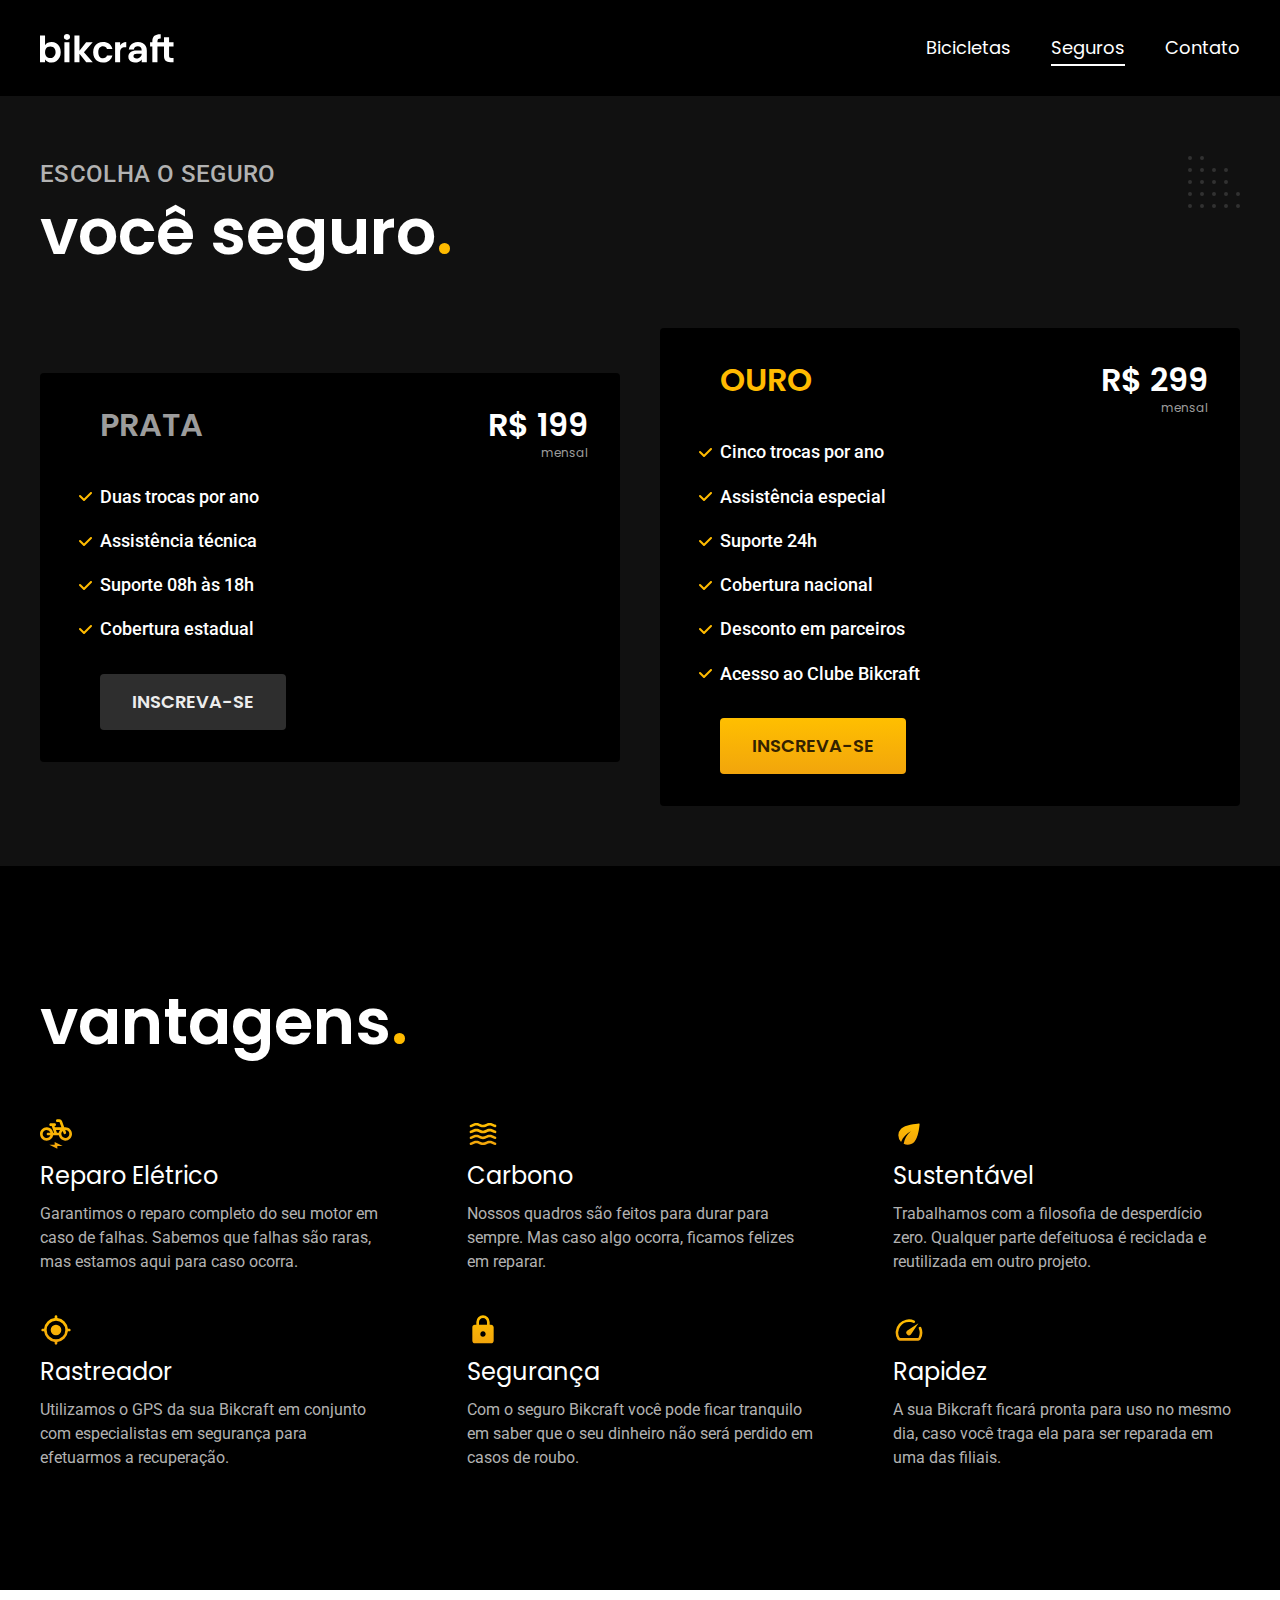
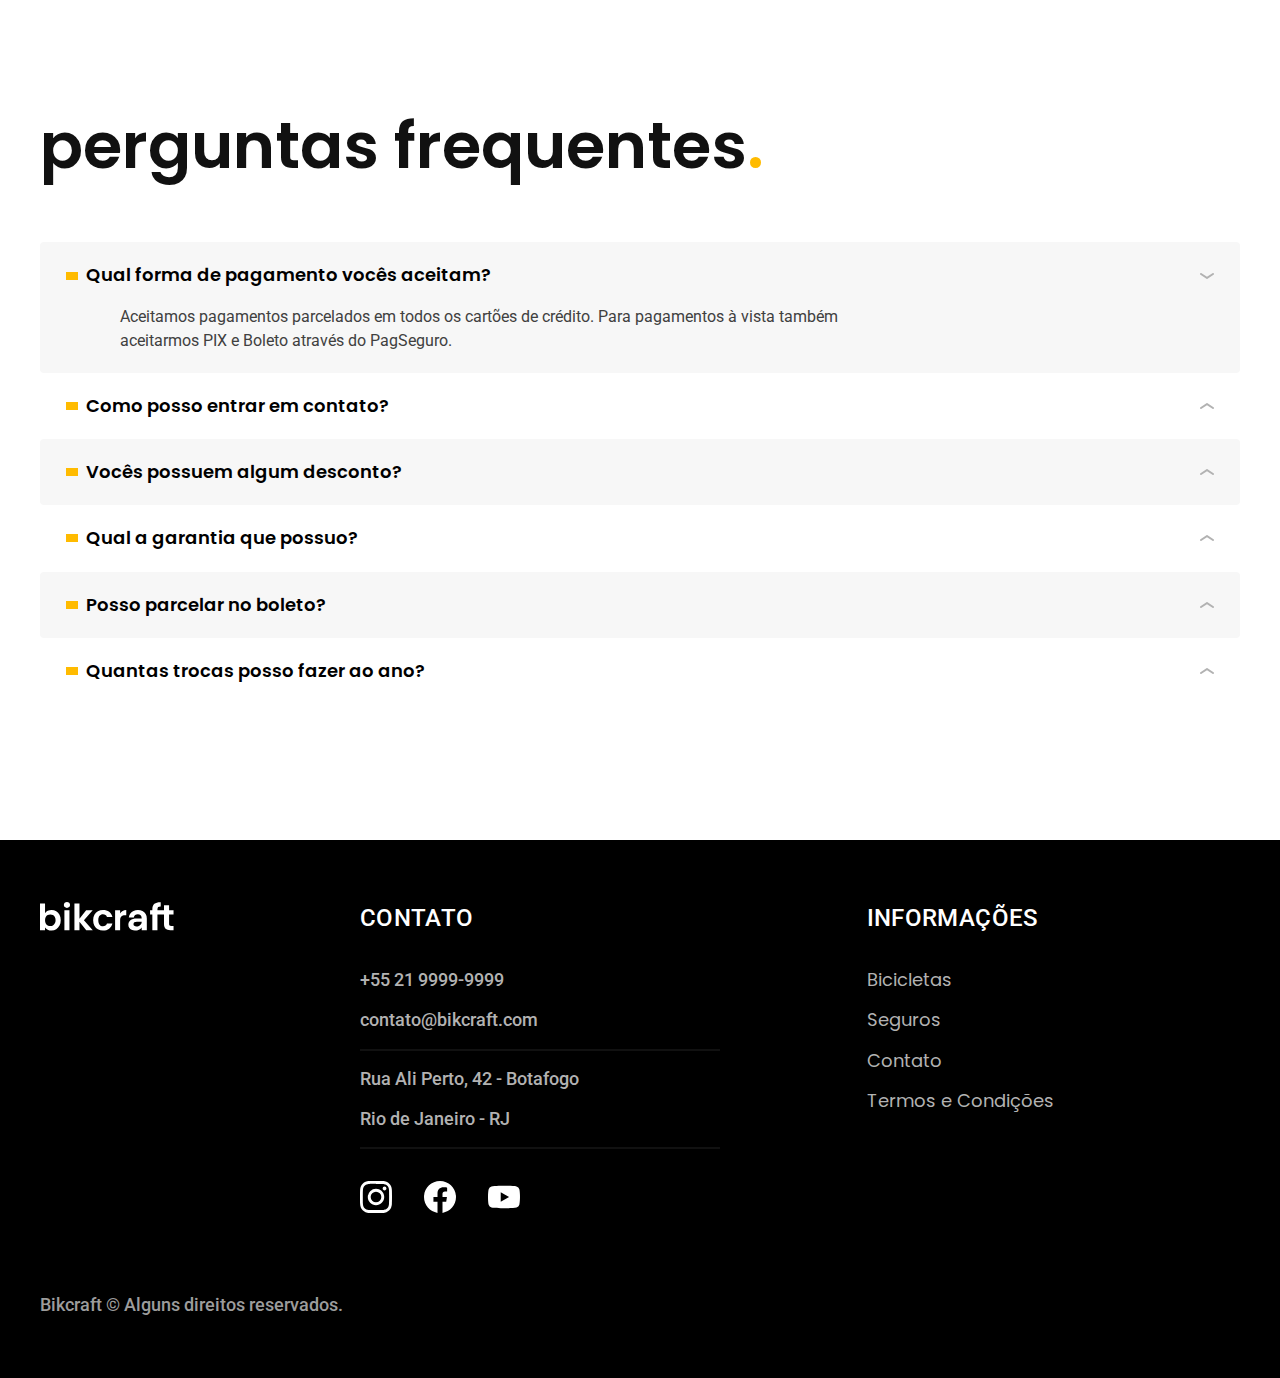
<file: seguros.html>
<!DOCTYPE html>
<html lang="pt-br">

<head>
  <meta charset="UTF-8">
  <meta name="viewport" content="width=device-width, initial-scale=1.0">

  <title>Seguros | Bikcraft</title>
  <meta name="description" content="Seguros.">

  <link rel="icon" href="./favicon.svg" type="image/svg+xml">
  <link rel="preload" href="./css/style.min.css" as="style">
  <link rel="stylesheet" href="./css/style.min.css">
  <script>document.documentElement.classList.add('js');</script>

  <link rel="preconnect" href="https://fonts.googleapis.com">
  <link rel="preconnect" href="https://fonts.gstatic.com" crossorigin>
  <link href="https://fonts.googleapis.com/css2?family=Merriweather:ital,wght@1,900&family=Poppins:wght@400;600&family=Roboto:wght@400;500&display=swap" rel="stylesheet">

</head>

<body id="seguros">
  <header class="header-bg">
    <div class="header container">
      <a href="./">
        <img src="./img/bikcraft.svg" width="136" height="32" alt="Bikcraft">
      </a>

      <nav aria-label="primaria">
        <ul class="header-menu font-1-m cor-0">
          <li><a href="./bicicletas.html">Bicicletas</a></li>
          <li><a href="./seguros.html">Seguros</a></li>
          <li><a href="./contato.html">Contato</a></li>
        </ul>
      </nav>
    </div>
  </header>

  <main class="seguros-bg">
    <div class="titulo-bg">
      <div class="titulo container">
        <p class="font-2-l-b cor-5">Escolha o seguro</p>
        <h1 class="font-1-xxl cor-0">você seguro<span class="cor-p1">.</span></h1>
      </div>
    </div>

    <div class="seguros container">

      <div class="seguros-item fadeInLeft" data-anime="200">
        <h3 class="font-1-xl cor-6">PRATA</h3>
        <span class="font-1-xl cor-0">R$ 199 <span class="font-1-xs cor-6">mensal</span></span>
        <ul class="font-2-m cor-0">
          <li>Duas trocas por ano</li>
          <li>Assistência técnica</li>
          <li>Suporte 08h às 18h</li>
          <li>Cobertura estadual</li>
        </ul>
        <a class="botao secundario" href="./orcamento.html?tipo=seguro&produto=prata">Inscreva-se</a>
      </div>

      <div class="seguros-item fadeInRight" data-anime="400">
        <h3 class="font-1-xl cor-p1">OURO</h3>
        <span class="font-1-xl cor-0">R$ 299 <span class="font-1-xs cor-6">mensal</span></span>
        <ul class="font-2-m cor-0">
          <li>Cinco trocas por ano</li>
          <li>Assistência especial</li>
          <li>Suporte 24h</li>
          <li>Cobertura nacional</li>
          <li>Desconto em parceiros</li>
          <li>Acesso ao Clube Bikcraft</li>
        </ul>
        <a class="botao" href="./orcamento.html?tipo=seguro&produto=ouro">Inscreva-se</a>
      </div>
    </div>
  </main>

  <article class="vantagens-bg">
    <div class="vantagens container">
      <h2 class="font-1-xxl cor-0">vantagens<span class="cor-p1">.</span></h2>
      <ul>
        <li>
          <img src="./img/icones/eletrica.svg" width="32" height="32" alt="">
          <h3 class="font-1-l cor-0">Reparo Elétrico</h3>
          <p class="font-2-s cor-5">Garantimos o reparo completo do seu motor em caso de falhas. Sabemos que falhas são raras, mas estamos aqui para caso ocorra.</p>
        </li>
        <li>
          <img src="./img/icones/carbono.svg" width="32" height="32" alt="">
          <h3 class="font-1-l cor-0">Carbono</h3>
          <p class="font-2-s cor-5">Nossos quadros são feitos para durar para sempre. Mas caso algo ocorra, ficamos felizes em reparar.</p>
        </li>
        <li>
          <img src="./img/icones/sustentavel.svg" width="32" height="32" alt="">
          <h3 class="font-1-l cor-0">Sustentável</h3>
          <p class="font-2-s cor-5">Trabalhamos com a filosofia de desperdício zero. Qualquer parte defeituosa é reciclada e reutilizada em outro projeto.</p>
        </li>
        <li>
          <img src="./img/icones/rastreador.svg" width="32" height="32" alt="">
          <h3 class="font-1-l cor-0">Rastreador</h3>
          <p class="font-2-s cor-5">Utilizamos o GPS da sua Bikcraft em conjunto com especialistas em segurança para efetuarmos a recuperação.</p>
        </li>
        <li>
          <img src="./img/icones/seguro.svg" width="32" height="32" alt="">
          <h3 class="font-1-l cor-0">Segurança</h3>
          <p class="font-2-s cor-5">Com o seguro Bikcraft você pode ficar tranquilo em saber que o seu dinheiro não será perdido em casos de roubo.</p>
        </li>
        <li>
          <img src="./img/icones/velocidade.svg" width="32" height="32" alt="">
          <h3 class="font-1-l cor-0">Rapidez</h3>
          <p class="font-2-s cor-5">A sua Bikcraft ficará pronta para uso no mesmo dia, caso você traga ela para ser reparada em uma das filiais.</p>
        </li>
      </ul>
    </div>
  </article>

  <article class="perguntas container">
    <h2 class="font-1-xxl">perguntas frequentes<span class="cor-p1">.</span></h2>

    <dl>
      <div>
        <dt><button class="font-1-m-b" aria-controls="pergunta1" aria-expanded="true">Qual forma de pagamento vocês aceitam?</button></dt>
        <dd id="pergunta1" class="font-2-s cor-9 ativa">Aceitamos pagamentos parcelados em todos os cartões de crédito. Para pagamentos à vista também aceitarmos PIX e Boleto através do PagSeguro.</dd>
      </div>
      <div>
        <dt><button class="font-1-m-b" aria-controls="pergunta2" aria-expanded="false">Como posso entrar em contato?</button></dt>
        <dd id="pergunta2" class="font-2-s cor-9">Aceitamos pagamentos parcelados em todos os cartões de crédito. Para pagamentos à vista também aceitarmos PIX e Boleto através do PagSeguro.</dd>
      </div>
      <div>
        <dt><button class="font-1-m-b" aria-controls="pergunta3" aria-expanded="false">Vocês possuem algum desconto?</button></dt>
        <dd id="pergunta3" class="font-2-s cor-9">Aceitamos pagamentos parcelados em todos os cartões de crédito. Para pagamentos à vista também aceitamos PIX e Boleto através do PagSeguro.</dd>
      </div>
      <div>
        <dt><button class="font-1-m-b" aria-controls="pergunta4" aria-expanded="false">Qual a garantia que possuo?</button></dt>
        <dd id="pergunta4" class="font-2-s cor-9">Aceitamos pagamentos parcelados em todos os cartões de crédito. Para pagamentos à vista também aceitarmos PIX e Boleto através do PagSeguro.</dd>
      </div>
      <div>
        <dt><button class="font-1-m-b" aria-controls="pergunta5" aria-expanded="false">Posso parcelar no boleto?</button></dt>
        <dd id="pergunta5" class="font-2-s cor-9">Aceitamos pagamentos parcelados em todos os cartões de crédito. Para pagamentos à vista também aceitarmos PIX e Boleto através do PagSeguro.</dd>
      </div>
      <div>
        <dt><button class="font-1-m-b" aria-controls="pergunta6" aria-expanded="false">Quantas trocas posso fazer ao ano?</button></dt>
        <dd id="pergunta6" class="font-2-s cor-9">Aceitamos pagamentos parcelados em todos os cartões de crédito. Para pagamentos à vista também aceitarmos PIX e Boleto através do PagSeguro.</dd>
      </div>
    </dl>
  </article>

  <footer class="footer-bg">
    <div class="footer container">
      <img src="./img/bikcraft.svg" width="136" height="32" alt="Bikcraft">
      <div class="footer-contato">
        <h3 class="font-2-l-b cor-0">Contato</h3>
        <ul class="font-2-m cor-5">
          <li><a href="tel:+552199999999">+55 21 9999-9999</a></li>
          <li><a href="mailto:contato@bikcraft.com">contato@bikcraft.com</a></li>
          <li>Rua Ali Perto, 42 - Botafogo</li>
          <li>Rio de Janeiro - RJ</li>
        </ul>
        <div class="footer-redes">
          <a href="./">
            <img src="./img/redes/instagram.svg" width="32" height="32" alt="Instagram">
          </a>
          <a href="./">
            <img src="./img/redes/facebook.svg" width="32" height="32" alt="Facebook">
          </a>
          <a href="./">
            <img src="./img/redes/youtube.svg" width="32" height="32" alt="Youtube">
          </a>
        </div>
      </div>
      <div class="footer-informacoes">
        <h3 class="font-2-l-b cor-0">Informações</h3>
        <nav>
          <ul class="font-1-m cor-5">
            <li><a href="./bicicletas.html">Bicicletas</a></li>
            <li><a href="./seguros.html">Seguros</a></li>
            <li><a href="./contato.html">Contato</a></li>
            <li><a href="./termos.html">Termos e Condições</a></li>
          </ul>
        </nav>
      </div>
      <p class="footer-copy font-2-m cor-6">Bikcraft © Alguns direitos reservados.</p>
    </div>
  </footer>
  <script src="./js/plugins/simple-anime.js"></script>
  <script src="./js/script.js"></script>
</body>

</html>
</file>
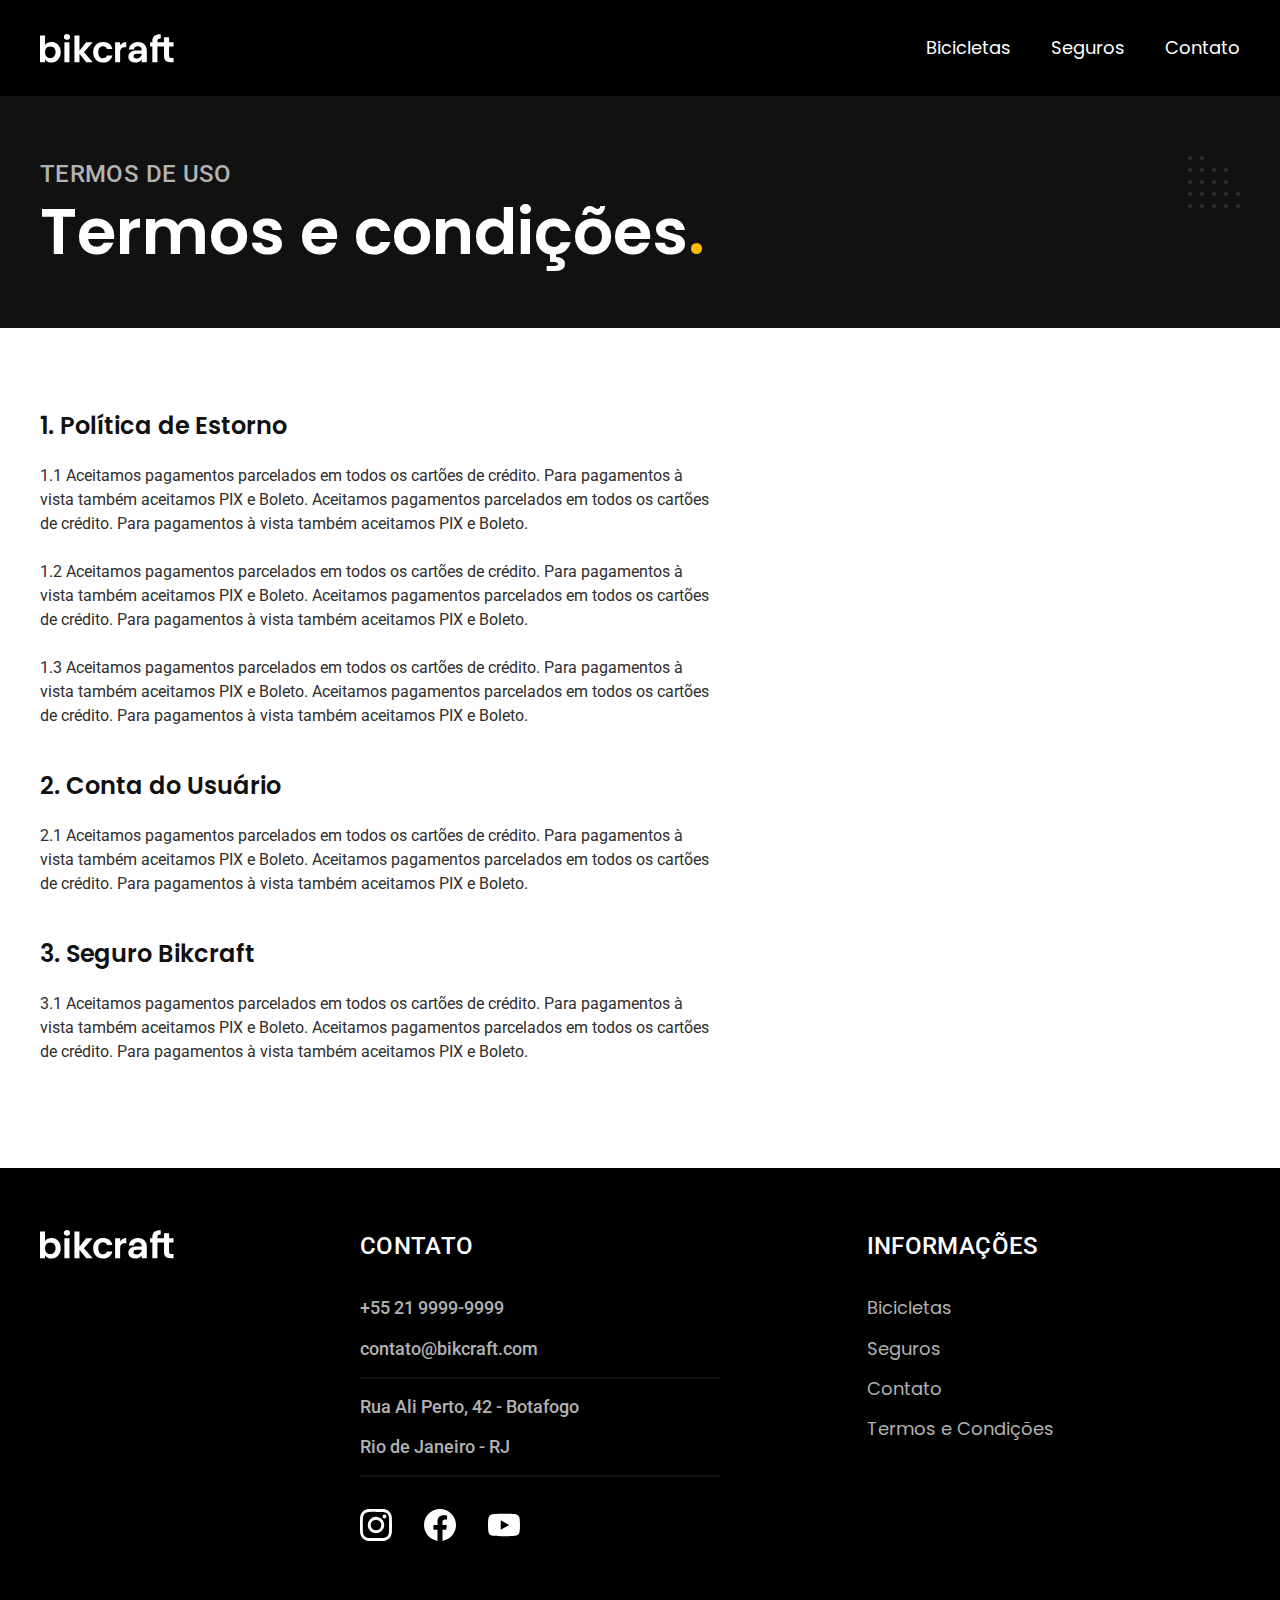
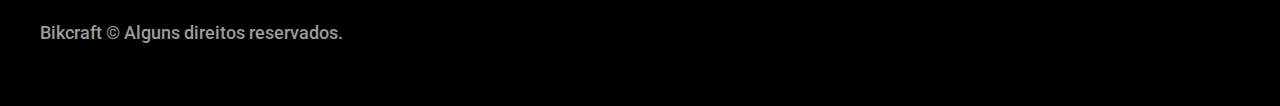
<file: termos.html>
<!DOCTYPE html>
<html lang="pt-br">

<head>
  <meta charset="UTF-8">
  <meta name="viewport" content="width=device-width, initial-scale=1.0">

  <title>Termos e Condições | Bikcraft</title>
  <meta name="description" content="Termos e condições.">

  <link rel="icon" href="./favicon.svg" type="image/svg+xml">
  <link rel="preload" href="./css/style.min.css" as="style">
  <link rel="stylesheet" href="./css/style.min.css">
  <script>document.documentElement.classList.add('js');</script>

  <link rel="preconnect" href="https://fonts.googleapis.com">
  <link rel="preconnect" href="https://fonts.gstatic.com" crossorigin>
  <link href="https://fonts.googleapis.com/css2?family=Merriweather:ital,wght@1,900&family=Poppins:wght@400;600&family=Roboto:wght@400;500&display=swap" rel="stylesheet">

</head>

<body id="termos">
  <header class="header-bg">
    <div class="header container">
      <a href="./">
        <img src="./img/bikcraft.svg" width="136" height="32" alt="Bikcraft">
      </a>
      <nav aria-label="primaria">
        <ul class="header-menu font-1-m cor-0">
          <li><a href="./bicicletas.html">Bicicletas</a></li>
          <li><a href="./seguros.html">Seguros</a></li>
          <li><a href="./contato.html">Contato</a></li>
        </ul>
      </nav>
    </div>
  </header>

  <main>
    <div class="titulo-bg">
      <div class="titulo container">
        <p class="font-2-l-b cor-5">Termos de uso</p>
        <h1 class="font-1-xxl cor-0">Termos e condições<span class="cor-p1">.</span></h1>
      </div>
    </div>

    <div class="termos font-2-s cor-10 container">
      <h2 class="font-1-l cor-11">1. Política de Estorno</h2>
      <p>1.1 Aceitamos pagamentos parcelados em todos os cartões de crédito. Para pagamentos à vista também aceitamos PIX e Boleto. Aceitamos pagamentos parcelados em todos os cartões de crédito. Para pagamentos à vista também aceitamos PIX e Boleto.</p>
      <p>1.2 Aceitamos pagamentos parcelados em todos os cartões de crédito. Para pagamentos à vista também aceitamos PIX e Boleto. Aceitamos pagamentos parcelados em todos os cartões de crédito. Para pagamentos à vista também aceitamos PIX e Boleto.</p>
      <p>1.3 Aceitamos pagamentos parcelados em todos os cartões de crédito. Para pagamentos à vista também aceitamos PIX e Boleto. Aceitamos pagamentos parcelados em todos os cartões de crédito. Para pagamentos à vista também aceitamos PIX e Boleto.</p>
      <h2 class="font-1-l cor-11">2. Conta do Usuário</h2>
      <p>2.1 Aceitamos pagamentos parcelados em todos os cartões de crédito. Para pagamentos à vista também aceitamos PIX e Boleto. Aceitamos pagamentos parcelados em todos os cartões de crédito. Para pagamentos à vista também aceitamos PIX e Boleto.</p>
      <h2 class="font-1-l cor-11">3. Seguro Bikcraft</h2>
      <p>3.1 Aceitamos pagamentos parcelados em todos os cartões de crédito. Para pagamentos à vista também aceitamos PIX e Boleto. Aceitamos pagamentos parcelados em todos os cartões de crédito. Para pagamentos à vista também aceitamos PIX e Boleto.</p>
    </div>
  </main>


  <footer class="footer-bg">
    <div class="footer container">
      <img src="./img/bikcraft.svg" width="136" height="32" alt="Bikcraft">
      <div class="footer-contato">
        <h3 class="font-2-l-b cor-0">Contato</h3>
        <ul class="font-2-m cor-5">
          <li><a href="tel:+552199999999">+55 21 9999-9999</a></li>
          <li><a href="mailto:contato@bikcraft.com">contato@bikcraft.com</a></li>
          <li>Rua Ali Perto, 42 - Botafogo</li>
          <li>Rio de Janeiro - RJ</li>
        </ul>
        <div class="footer-redes">
          <a href="./">
            <img src="./img/redes/instagram.svg" width="32" height="32" alt="Instagram">
          </a>
          <a href="./">
            <img src="./img/redes/facebook.svg" width="32" height="32" alt="Facebook">
          </a>
          <a href="./">
            <img src="./img/redes/youtube.svg" width="32" height="32" alt="Youtube">
          </a>
        </div>
      </div>
      <div class="footer-informacoes">
        <h3 class="font-2-l-b cor-0">Informações</h3>
        <nav>
          <ul class="font-1-m cor-5">
            <li><a href="./bicicletas.html">Bicicletas</a></li>
            <li><a href="./seguros.html">Seguros</a></li>
            <li><a href="./contato.html">Contato</a></li>
            <li><a href="./termos.html">Termos e Condições</a></li>
          </ul>
        </nav>
      </div>
      <p class="footer-copy font-2-m cor-6">Bikcraft © Alguns direitos reservados.</p>
    </div>
  </footer>
  <script src="./js/script.js"></script>
</body>

</html>
</file>
<file: css/style.min.css>
body{margin:0;font-family:Arial,Helvetica,sans-serif;color:#111}blockquote,h1,h2,h3,h4,p,ul{margin:0}ul{padding:0;list-style:none}a{text-decoration:none;color:inherit}img{max-width:100%;height:auto;display:block}img[src$=".jpg"]{border-radius:4px}.font-1-xs{font:400 0.75rem/1.35 Poppins,sans-serif}.font-2-xs{font:400 0.875rem/1.43 Roboto,sans-serif}.font-1-s{font:400 1rem/1.5 Poppins,sans-serif}.font-2-s{font:400 1rem/1.5 Roboto,sans-serif}.font-1-m,.font-1-m-b{font:400 1.125rem/1.35 Poppins,sans-serif}.font-1-m-b{font-weight:600}.font-2-m{font:500 1.125rem/1.35 Roboto,sans-serif}.font-1-l{font:400 1.5rem/1.5 Poppins,sans-serif}.font-2-l,.font-2-l-b{font:400 1.5rem/1.5 Roboto,sans-serif}.font-2-l-b{font-weight:500;letter-spacing:.015em;text-transform:uppercase}.font-1-xl{font:600 2rem/1.25 Poppins,sans-serif}.font-2-xl{font:500 2rem/1.25 Roboto,sans-serif}.font-1-xxl{font:600 4rem/1.125 Poppins,sans-serif}@media (max-width:1200px){.font-1-xxl{font-size:3rem}.font-2-l,.font-2-l-b{font-size:1.125rem}}@media (max-width:800px){.font-1-xxl{font-size:2rem}.font-1-xl,.font-2-xl{font-size:1.5rem}}:root{--cor-0:#ffffff;--cor-1:#f7f7f7;--cor-2:#ededed;--cor-3:#dedede;--cor-4:#cccccc;--cor-5:#b2b2b2;--cor-6:#9c9c9c;--cor-7:#717171;--cor-8:#595959;--cor-9:#404040;--cor-10:#2e2e2e;--cor-11:#111111;--cor-12:#000000;--cor-p1:#ffbb00;--cor-p2:#e4a30b;--cor-p3:#a66f00;--cor-p4:#664400;--cor-p5:#332200}.cor-0{color:var(--cor-0)}.cor-1{color:var(--cor-1)}.cor-2{color:var(--cor-2)}.cor-3{color:var(--cor-3)}.cor-4{color:var(--cor-4)}.cor-5{color:var(--cor-5)}.cor-6{color:var(--cor-6)}.cor-7{color:var(--cor-7)}.cor-8{color:var(--cor-8)}.cor-9{color:var(--cor-9)}.cor-10{color:var(--cor-10)}.cor-11{color:var(--cor-11)}.cor-12{color:var(--cor-12)}.cor-p1{color:var(--cor-p1)}.cor-p2{color:var(--cor-p2)}.cor-p3{color:var(--cor-p3)}.cor-p4{color:var(--cor-p4)}.cor-p5{color:var(--cor-p5)}.js .fadeInDown{transform:translate3d(0,-20px,0)}.js .fadeInUp{transform:translate3d(0,20px,0)}.js .fadeInRight{transform:translate3d(20px,0,0)}.js .fadeInLeft{transform:translate3d(-20px,0,0)}.js [data-anime]{opacity:0}.js .anime{opacity:1;transform:none;transition:transform .8s,opacity .8s}.header-bg{background-color:var(--cor-12)}.header{display:flex;flex-wrap:wrap;gap:20px;justify-content:space-between;align-items:center;padding-top:20px;padding-bottom:20px}.header-menu{display:flex;flex-wrap:wrap;gap:40px}.header-menu a{display:inline-block;padding:16px 0;position:relative}.header-menu a:after{content:"";display:block;height:2px;width:0%;background:var(--cor-0);margin-top:4px;transition:.3s ease-in-out;position:absolute}.header-menu a.ativo::after,.header-menu a:hover::after{width:100%}@media (max-width:800px){.header-menu{gap:20px}.header-menu a{background:var(--cor-11);padding:12px 16px;border-radius:4px}.header-menu a:hover{background-color:var(--cor-10)}.header a:after{display:none}}@media (max-width:600px){.header-menu{gap:12px}.header-menu a{padding:8px 12px;font-size:14px}}.footer-bg{background-color:var(--cor-12)}.footer{display:grid;grid-template-columns:3fr 5fr 4fr;gap:40px;padding-top:60px;padding-bottom:60px}.footer h3{margin-bottom:32px}.footer-contato ul{margin-bottom:32px}.footer-contato li:nth-child(2n):after{content:"";display:block;max-width:360px;height:2px;background:var(--cor-11);margin-top:16px}.footer li{margin-bottom:16px}.footer-redes{display:flex;gap:32px}.footer a:hover{color:var(--cor-0)}.footer-copy{grid-column:1/-1;margin-top:40px}@media (max-width:800px){.footer>img{display:none}.footer{grid-template-columns:1fr 1fr}}@media (max-width:600px){.footer{grid-template-columns:1fr;gap:60px}.footer-copy{margin-top:0}}.container{max-width:1200px;padding-left:20px;padding-right:20px;margin-left:auto;margin-right:auto}.botao{display:inline-block;padding:16px 32px;background:linear-gradient(#ffbf00,#f2a50c);border-radius:4px;box-shadow:0 1px 2px rgba(0,0,0,.1);text-transform:uppercase;color:var(--cor-p5);font:600 1.125rem/1.35 Poppins,sans-serif;max-width:max-content}.botao:hover{background:linear-gradient(#ffb60d,#e59317)}.botao.secundario{background:var(--cor-10);color:var(--cor-2)}.botao.secundario:hover{background:var(--cor-9)}.botao.seta{display:flex;align-items:center}.botao.seta::after{content:"";display:inline-block;width:18px;height:10px;margin-left:12px;background:url("../img/icones/seta.svg");transition:transform .2s}.botao.seta:hover::after{transform:translateX(4px)}@media (max-width:600px){.botao{padding:12px 16px;font-size:1rem}}.link{display:inline-block;color:var(--cor-p1);font:500 1.5rem/1.5 Poppins,sans-serif;text-transform:uppercase}.link::after{content:"";display:block;width:100%;height:4px;background-color:currentColor}.link:hover{color:var(--cor-0)}.titulo-bg{padding-top:60px;padding-bottom:60px;background-color:var(--cor-11)}.titulo{background:url(../img/dec/top-right.svg) no-repeat top right 20px}.titulo p{margin-bottom:4px}@media (max-width:800px){.titulo{padding-top:40px;padding-bottom:40px}.titulo p{font-size:1rem;text-transform:lowercase;font-weight:400}}.form{display:grid;grid-template-columns:1fr 1fr;gap:20px}.form label{display:block;font:600 1rem/1.5 Poppins,sans-serif;margin-bottom:4px}.form .col-2{grid-column:span 2}.form input[type=email],.form input[type=text],.form textarea{font:400 1rem/1.5 Roboto,sans-serif;background:var(--cor-1);border:1px solid var(--cor-2);padding:12px;border-radius:4px;width:100%;box-sizing:border-box}.form input[type=email]:focus,.form input[type=text]:focus,.form textarea:focus{outline:0;border-color:var(--cor-p1);background:var(--cor-0);box-shadow:0 0 0 2px #fea}@media (max-width:600px){.form{grid-template-columns:1fr}.form .col-2{grid-column:1}}.introducao-bg{background:var(--cor-12) url(../img/dec/bottom-left.svg) no-repeat bottom 160px left 20px;box-shadow:inset 0 -120px #fff}.introducao{display:grid;grid-template-columns:1fr 1fr;gap:0 40px}.introducao-conteudo{align-self:end;padding-bottom:200px}.introducao img{width:100%;height:100%;object-fit:cover;border-radius:4px}.introducao h1{margin-bottom:32px}.introducao p{margin-bottom:20px}@media (max-width:800px){.introducao-bg{background:#111;padding-top:40px;box-shadow:inset 0 -60px #fff}.introducao{grid-template-columns:1fr;gap:32px}.introducao-conteudo{padding-bottom:0}.introducao h1{margin-bottom:16px}.introducao img{height:300px;width:100%}}.tecnologia-bg{background-color:var(--cor-11);box-shadow:inset 0 80px var(--cor-0),inset 0 -80px var(--cor-0)}.tecnologia{display:grid;grid-template-columns:1fr 1fr;gap:40px}.tecnologia-imagem img{width:100%;height:100%;object-fit:cover;object-position:left}.tecnologia-conteudo{padding-top:160px;padding-bottom:160px}.tecnologia-conteudo>span{display:block;margin-bottom:20px}.tecnologia-conteudo h2{margin-bottom:32px}.tecnologia-conteudo>p{margin-bottom:20px}.tecnologia a{margin-bottom:80px}.tecnologia-vantagens{display:flex;gap:40px}.tecnologia-vantagens h3{margin-bottom:8px;width:max-content}.tecnologia-vantagens img{width:24px;margin-bottom:8px}@media (max-width:800px){.tecnologia-bg{box-shadow:initial}.tecnologia{grid-template-columns:1fr}.tecnologia-conteudo{padding-top:60px;padding-bottom:60px}.tecnologia-imagem{display:none}.tecnologia a{margin-bottom:60px}}@media (max-width:600px){.tecnologia-vantagens{flex-direction:column}}.parceiros{padding-top:60px;padding-bottom:120px}.parceiros h2{margin-bottom:60px}.parceiros ul{padding:0 20px;max-width:1400px;display:grid;grid-template-columns:repeat(4,1fr);margin:0 auto}.parceiros li{padding:32px;display:flex;border-left:2px solid var(--cor-2)}.parceiros img{margin:auto}.parceiros li:first-child,.parceiros li:nth-child(5){border-left:none}.parceiros li:nth-child(n+5){border-top:2px solid var(--cor-2)}@media (max-width:800px){.parceiros{padding-bottom:60px}.parceiros li{padding:20px}.parceiros h2{margin-bottom:20px}.parceiros ul{grid-template-columns:repeat(2,1fr)}.parceiros li:nth-child(n+3){border-top:2px solid var(--cor-2)}.parceiros li:nth-child(odd){border-left:none}}.depoimento{display:grid;grid-template-columns:1fr 1fr;background-color:var(--cor-p1)}.depoimento img{width:100%;height:100%;object-fit:cover;border-radius:0}.depoimento-conteudo{padding:40px 40px 80px 80px;align-self:end;overflow:hidden;background:url(../img/dec/bottom-right-p.svg) no-repeat bottom 40px right 40px}.depoimento-conteudo p{max-width:32ch;font-family:Merriweather,serif;font-style:italic;font-weight:900;margin-bottom:32px;position:relative}.depoimento p::after,.depoimento p::before{font-size:5rem;color:var(--cor-p2);position:absolute}.depoimento p::before{content:"“";left:-50px;top:-20px}.depoimento p::after{content:"”"}@media (min-width:1200px){.depoimento img{max-height:520px}}@media (max-width:800px){.depoimento{grid-template-columns:1fr;text-align:center}.depoimento img{max-height:200px}.depoimento-conteudo{padding:42px;justify-self:center}}.bicicletas-lista{padding-top:60px;padding-bottom:120px}.bicicletas-lista h2{margin-bottom:40px}.bicicletas-lista ul{display:flex;gap:40px;padding:0 20px 20px 20px;max-width:1400px;margin-left:auto;margin-right:auto;overflow-x:auto}#bicicleta .bicicletas-lista ul{padding:0 0 20px 0}.bicicletas-lista li{flex:1;min-width:280px}.bicicletas-lista a{display:block}.bicicletas-lista img{margin-bottom:16px}.bicicletas-lista h3{margin-bottom:8px;display:flex;align-items:center}.bicicletas-lista h3::before{content:"";display:inline-block;height:8px;width:12px;margin-right:8px;background-color:var(--cor-p1);transition:width .2s}.bicicletas-lista a:hover h3::before{width:24px}.bicicletas-lista li span{padding-left:20px}@media (max-width:800px){.bicicletas-lista{padding-bottom:60px}.bicicletas-lista ul{gap:20px}}.bicicletas-bg{background:linear-gradient(to right,var(--cor-0) 30%,var(--cor-11) 0)}.bicicletas{display:grid;grid-template-columns:1fr 1fr;gap:40px;padding-top:60px;padding-bottom:60px;background:url(../img/dec/top-right.svg) no-repeat top 40px right 20px}.bicicletas-imagem{display:grid}.bicicletas-imagem img{grid-area:1/1}.bicicletas-imagem span{grid-area:1/1;place-self:start end;margin-top:20px;background:var(--cor-12);display:inline-block;padding:8px 16px 8px 8px;border-radius:4px 0 0 4px}.bicicletas-conteudo{display:grid;grid-template-columns:1fr auto;align-content:start}.bicicletas h2,.bicicletas p{grid-column:1/-1}.bicicletas h2{margin-bottom:20px}.bicicletas h2::before{content:"";display:block;width:12px;height:8px;background-color:var(--cor-p1);margin-bottom:8px}.bicicletas p{margin-bottom:32px}.bicicletas a{place-self:end}.bicicletas li{display:flex;align-items:center}.bicicletas ul{display:grid;gap:16px}.bicicletas-conteudo img{width:24px;margin-right:8px}@media (max-width:800px){.bicicletas-bg{background:var(--cor-11)}.bicicletas{grid-template-columns:1fr;gap:20px;padding-top:40px;padding-bottom:40px}}@media (max-width:600px){.bicicletas-conteudo{grid-template-columns:1fr}.bicicletas ul{font-size:1rem;grid-template-columns:1fr 1fr;margin-bottom:32px}.bicicletas a{place-self:start}}.bicicleta{display:grid;grid-template-columns:1fr 1fr;align-items:start;gap:40px;padding-top:60px;padding-bottom:60px}#bicicleta .titulo p{text-transform:uppercase}.bicicleta-imagens{display:flex;flex-wrap:wrap;gap:20px}.bicicleta-imagens img{flex:1;min-width:200px}.bicicleta-imagens img:first-child{min-width:100%}.bicicleta-conteudo>p{margin-bottom:32px}.bicicleta-comprar{display:grid;grid-template-columns:max-content auto;align-items:center;justify-items:start;gap:8px 12px;margin-bottom:40px}.bicicleta-comprar a{grid-row:span 2}.bicicleta-comprar span{display:flex;align-items:center;background-color:var(--cor-12);gap:8px;padding:4px 8px;border-radius:4px}.bicicleta-conteudo h2{text-transform:uppercase;letter-spacing:.015em;margin-bottom:12px}.bicicleta-ficha,.bicicleta-informacoes{padding:32px;background-color:var(--cor-12);border-radius:4px}.bicicleta-informacoes{margin-bottom:40px;display:grid;grid-template-columns:1fr 1fr;gap:32px}.bicicleta-informacoes img{width:24px;margin-bottom:8px}.bicicleta-informacoes h3{margin-bottom:8px}.bicicleta-ficha li{padding:4px 0;display:flex;justify-content:space-between;border-bottom:1px solid var(--cor-11)}.bicicleta-ficha li:last-child{border-bottom:none}.bicicleta-ficha span{color:var(--cor-6)}@media (max-width:800px){.bicicleta{grid-template-columns:1fr;padding-top:40px;padding-bottom:40px}.bicicleta-imagens{grid-row:2}}@media (max-width:400px){.bicicleta-informacoes{grid-template-columns:1fr}.bicicleta-comprar{grid-template-columns:1fr}}.seguro-bg{background-color:var(--cor-11);box-shadow:inset 0 120px var(--cor-0),inset 0 -120px var(--cor-12)}.seguro{display:grid;grid-template-columns:1fr 1fr;gap:40px}.seguro-imagem img{width:100%;height:100%;object-fit:cover}.seguro-conteudo{padding-top:180px;padding-bottom:180px}.seguro h2{margin-bottom:32px}.seguro p{margin-bottom:20px}@media (max-width:800px){.seguro-bg{box-shadow:inset 0 -60px var(--cor-12)}.seguro{grid-template-columns:1fr}.seguro-conteudo{grid-row:1;padding-top:40px;padding-bottom:0}}.seguros-bg{background:var(--cor-11)}.seguros{padding-top:60px;padding-bottom:60px;display:grid;grid-template-columns:1fr 1fr;gap:40px;align-items:center}#seguros .seguros{padding-top:0}.seguros h2{grid-column:1/-1}.seguros-item{background-color:var(--cor-12);padding:32px 32px 32px 60px;display:grid;grid-template-columns:1fr auto;border-radius:4px}.seguros-item h3{margin-bottom:40px}.seguros-item span{grid-column:2;display:block;text-align:right}.seguros-item ul{grid-column:1/-1;margin-bottom:32px}.seguros-item li{display:flex;align-items:center;position:relative}.seguros-item li+li{margin-top:20px}.seguros-item li::before{content:"";display:inline-block;width:13px;height:9px;background-image:url("../img/icones/lista.svg");position:absolute;left:-21px}.seguros-item a{grid-column:1/-1}@media (max-width:800px){.seguros{grid-template-columns:1fr}}.vantagens-bg{background-color:var(--cor-12)}.vantagens{padding-top:120px;padding-bottom:120px}.vantagens h2{margin-bottom:60px}.vantagens ul{display:grid;grid-template-columns:repeat(auto-fit,minmax(280px,max-content));gap:40px 80px}.vantagens h3,.vantagens img{margin-bottom:8px}@media (max-width:800px){.vantagens{padding-top:60px;padding-bottom:60px}.vantagens h2{margin-bottom:40px}.vantagens ul{gap:20px}}.perguntas{padding-top:120px;padding-bottom:120px}.perguntas h2{margin-bottom:60px}.perguntas dl>div{padding:20px;border-radius:4px}.perguntas dl>div:nth-child(odd){background-color:var(--cor-1)}.perguntas button{display:grid;grid-template-columns:auto 1fr auto;align-items:center;gap:8px;cursor:pointer;border:none;background:0 0;width:100%;text-align:left}.perguntas button::before{content:"";display:inline-block;width:12px;height:8px;background-color:var(--cor-p1)}.perguntas button::after{content:"";display:inline-block;width:14px;height:6px;background:url("../img/icones/seta-abrir.svg");transition:.3s}.perguntas button:hover::after,.perguntas button[aria-expanded=true]::after{transform:rotate(180deg)}.js .perguntas dd{display:none}.js .perguntas dd.ativa{display:block}.perguntas dd{padding-left:20px;padding-top:16px;max-width:80ch}@media (max-width:800px){.perguntas{padding-top:60px;padding-bottom:60px}.perguntas h2{margin-bottom:40px}}#contato{background:linear-gradient(var(--cor-11) 600px,var(--cor-1) 0)}.contato{display:grid;grid-template-columns:5fr 7fr}.contato-dados,.contato-formulario{padding:60px;box-shadow:0 1px 2px rgba(0,0,0,.1)}.contato-dados{border-radius:5px 0 0 5px;background:var(--cor-12) url(../img/dec/bottom-left.svg) no-repeat bottom 20px left 20px}.contato-formulario{border-radius:0 5px 5px 0;background:var(--cor-0) url(../img/dec/bottom-right.svg) no-repeat bottom 20px right 20px}.contato-dados h2{margin-bottom:60px}.contato-endereco{margin-bottom:32px;padding-left:28px;background:url("../img/icones/local.svg") no-repeat 0 2px}.contato-endereco p{margin-bottom:8px}.contato-meios a{display:block;max-width:max-content;margin-bottom:8px;padding-left:28px}.contato-meios a:hover{color:var(--cor-0)}.contato-meios a:first-child{background:url("../img/icones/email.svg") no-repeat 0 2px}.contato-meios a:nth-child(2){margin-bottom:32px}.contato-meios a:nth-child(3){background:url("../img/icones/telefone.svg") no-repeat 0 2px;margin-bottom:60px}.contato-redes{display:flex;gap:32px;padding-left:28px}@media (max-width:800px){.contato{grid-template-columns:1fr}.contato-dados,.contato-formulario{padding:20px}.contato-dados{border-radius:5px 5px 0 0;background:var(--cor-12)}.contato-formulario{border-radius:0 0 5px 5px}.contato-dados h2,.contato-meios a:nth-child(3){margin-bottom:32px}.contato-redes{margin-bottom:12px}}.lojas{display:grid;grid-template-columns:1fr 1fr;gap:0 40px;padding-top:120px;padding-bottom:120px}.lojas h2{grid-column:1/-1;margin-bottom:60px}.lojas img{border-radius:4px 4px 0 0}.lojas-item{border-radius:4px;background:var(--cor-0);box-shadow:0 1px 2px rgba(0,0,0,.1)}.lojas-conteudo{display:grid;grid-template-columns:1fr 1fr;gap:32px 16px;padding:32px}.lojas-conteudo h3,.lojas-tempo{grid-column:1/-1}.lojas-dados{display:grid;gap:8px;border-left:2px solid var(--cor-2);padding-left:12px}.lojas-tempo{display:flex;align-items:center;gap:8px}@media (max-width:800px){.lojas{gap:20px;padding-top:60px;padding-bottom:60px}.lojas h2{margin-bottom:32px}.lojas-conteudo{grid-template-columns:1fr}}@media (max-width:600px){.lojas{grid-template-columns:1fr}}#orcamento{background:linear-gradient(var(--cor-11) 600px,var(--cor-1) 0)}.orcamento{display:grid;grid-template-columns:5fr 7fr;padding-bottom:120px}.orcamento h2{text-transform:uppercase;position:relative;display:flex;align-items:center}.orcamento h2::before{content:"";display:inline-block;width:4px;height:8px;background-color:var(--cor-p1);position:absolute;left:-12px}.orcamento-dados,.orcamento-produto{padding:60px;box-shadow:0 1px 2px rgba(0,0,0,.1)}.orcamento-produto{border-radius:5px 0 0 5px;background:var(--cor-12) url(../img/dec/bottom-left.svg) no-repeat bottom 20px left 20px;display:grid;grid-template-columns:1fr 1fr;gap:20px;align-content:start}.orcamento-produto>*{grid-column:1/-1}.orcamento-produto>label{grid-column:initial}.orcamento-produto label{font:400 1rem/1.5 Poppins,sans-serif;color:var(--cor-4);background-color:var(--cor-10);padding:12px 16px;border-radius:4px;cursor:pointer;display:grid;grid-template-columns:auto 1fr auto;align-items:center;border:1px solid var(--cor-10)}.orcamento-produto input:checked+label{background:var(--cor-0);color:var(--cor-11)}.orcamento-produto label::before{content:"";display:inline-block;box-sizing:border-box;width:12px;height:12px;border:1px solid var(--cor-6);border-radius:50%;margin-right:8px}.orcamento-produto input:checked+label::before{border-color:var(--cor-7);box-shadow:inset 0 0 0 3px var(--cor-0),inset 0 0 0 6px var(--cor-7)}.orcamento-produto label:hover{background-color:var(--cor-9);border-color:var(--cor-9)}.orcamento-produto input:focus+label{box-shadow:0 0 0 2px var(--cor-p1);border-color:var(--cor-12)}.orcamento-produto label span{display:none}.orcamento-produto input:checked+label span{display:inline-block}.orcamento-produto input{opacity:0;position:absolute;pointer-events:none}.orcamento-dados{border-radius:0 5px 5px 0;background:var(--cor-0) url(../img/dec/bottom-right.svg) no-repeat bottom 20px right 20px}.orcamento-conteudo{display:none}.orcamento-conteudo h2,.orcamento-dados h2:nth-of-type(n+2){margin-top:20px}#bikcraft:checked~#orcamento-bikcraft,#seguro:checked~#orcamento-seguro{display:grid;gap:20px}.orcamento-detalhes{display:none;background:var(--cor-0);padding:20px;grid-template-columns:1fr 1fr;border-radius:4px;align-items:center}.orcamento-detalhes li{display:flex;align-items:center;margin-bottom:8px}.orcamento-detalhes li img{width:16px;margin-right:8px}.orcamento-produto input:checked+label+.orcamento-detalhes{display:grid}@media (max-width:1200px){.orcamento-dados,.orcamento-produto{padding:32px}}@media (max-width:800px){.orcamento{grid-template-columns:1fr}.orcamento-produto{border-radius:5px 5px 0 0;background:var(--cor-12)}.orcamento-dados{border-radius:0 0 5px 5px}}@media (max-width:400px){.orcamento-produto{grid-template-columns:1fr}}.termos{padding-top:80px;padding-bottom:80px}.termos h2{font-weight:600;margin-bottom:20px}.termos p+h2{margin-top:40px}.termos p{max-width:75ch;margin-bottom:24px}
</file>
